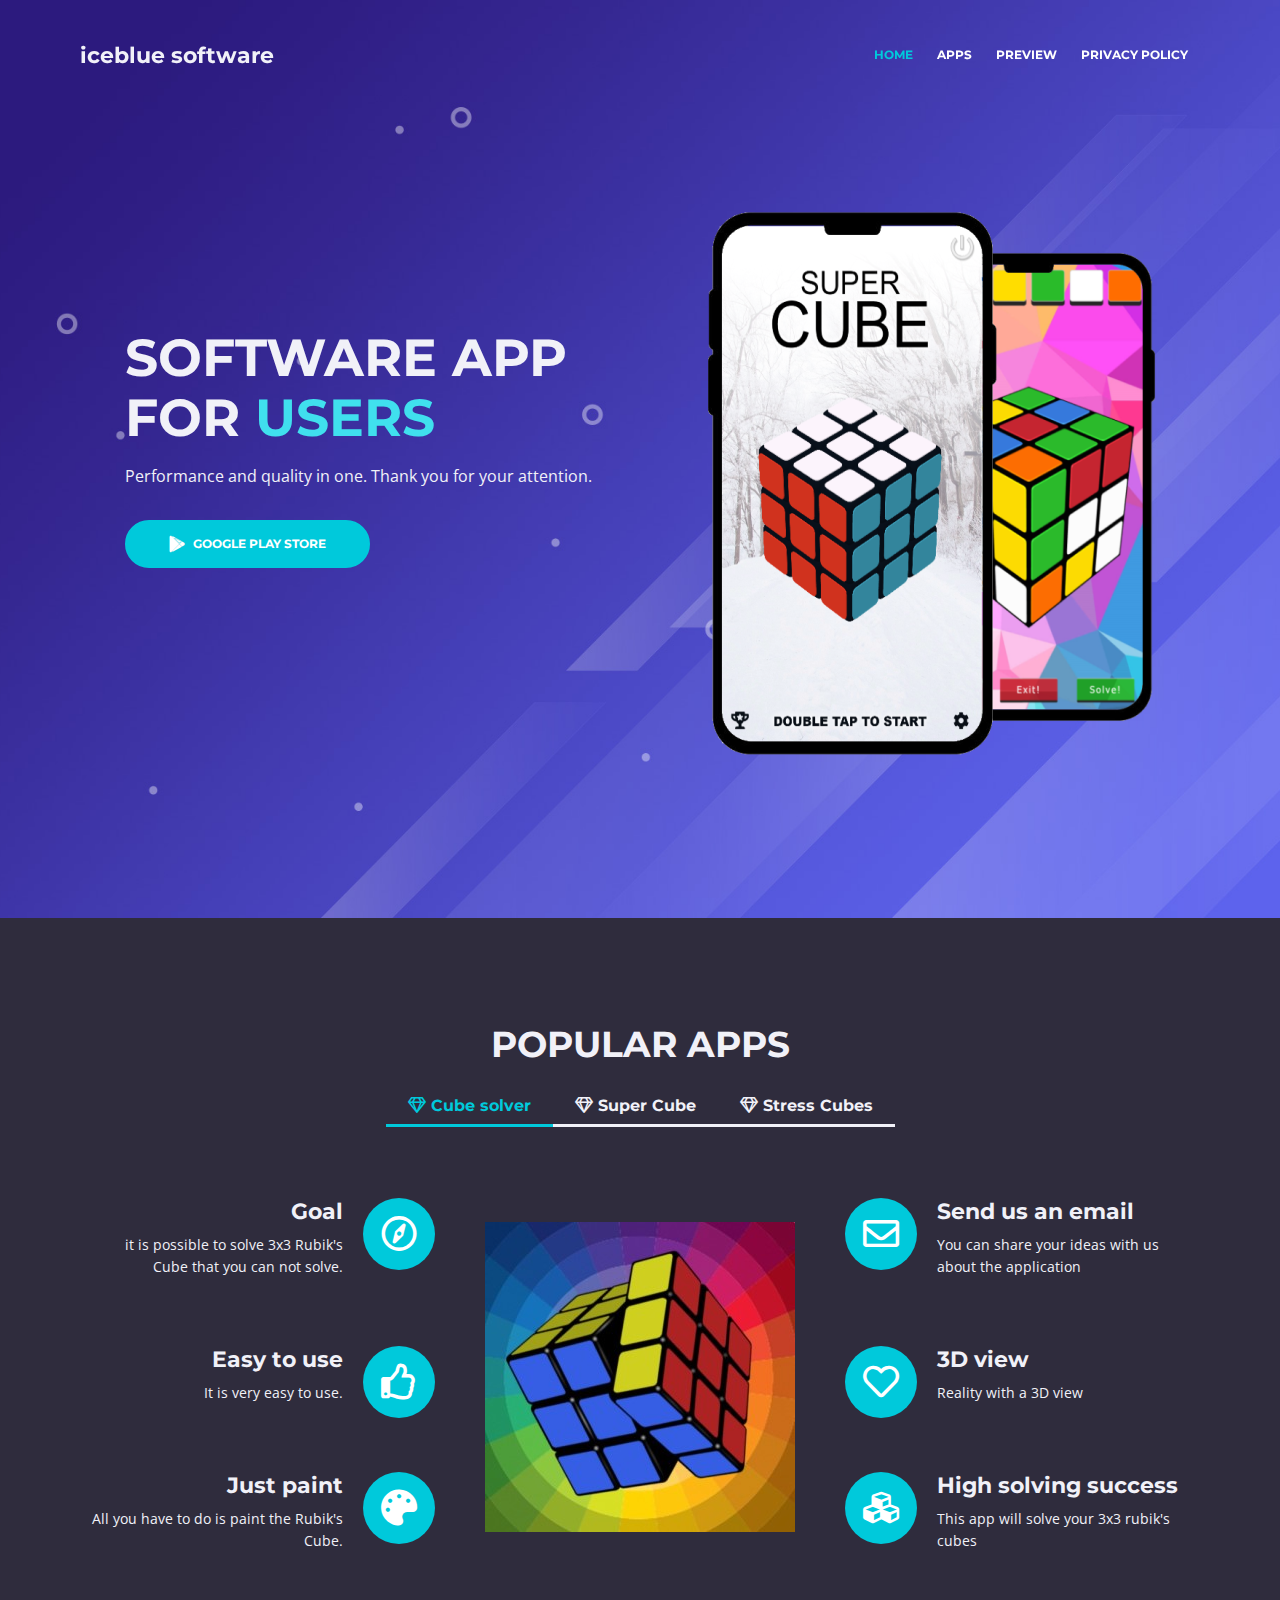
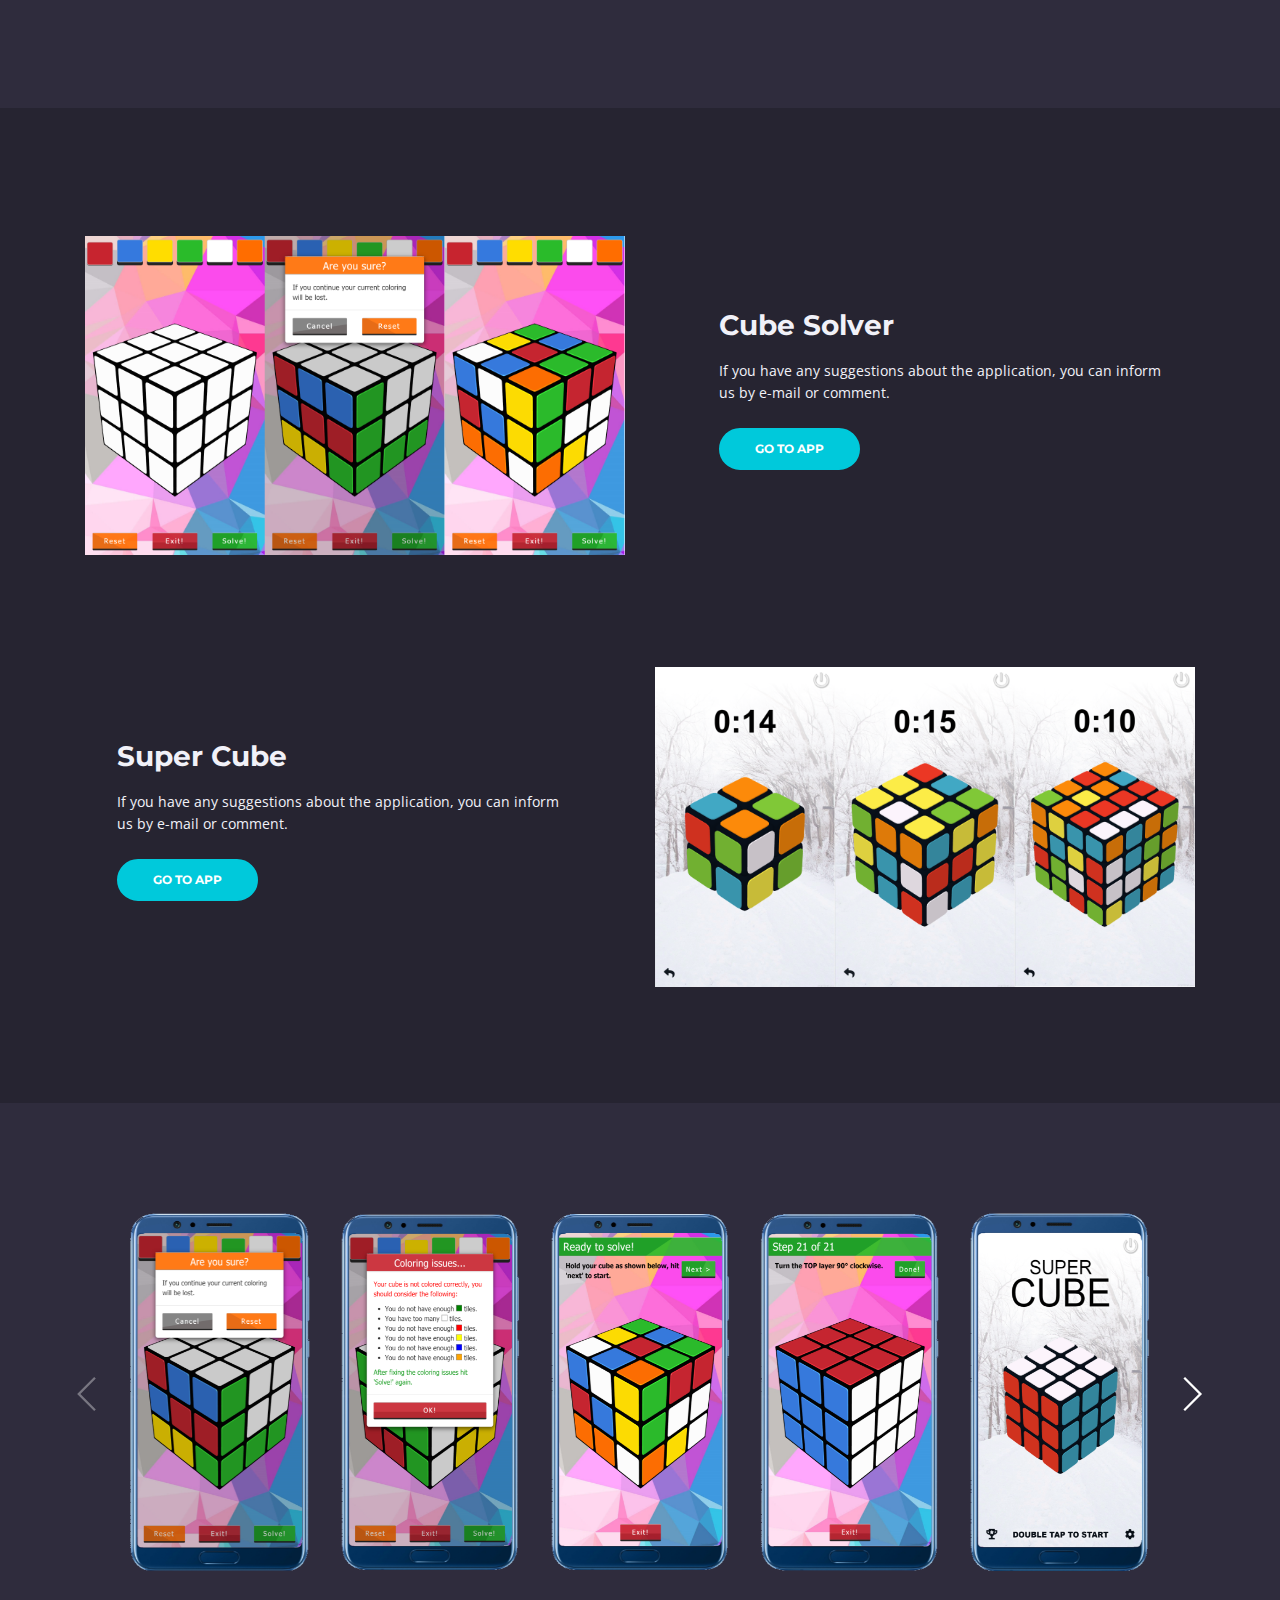
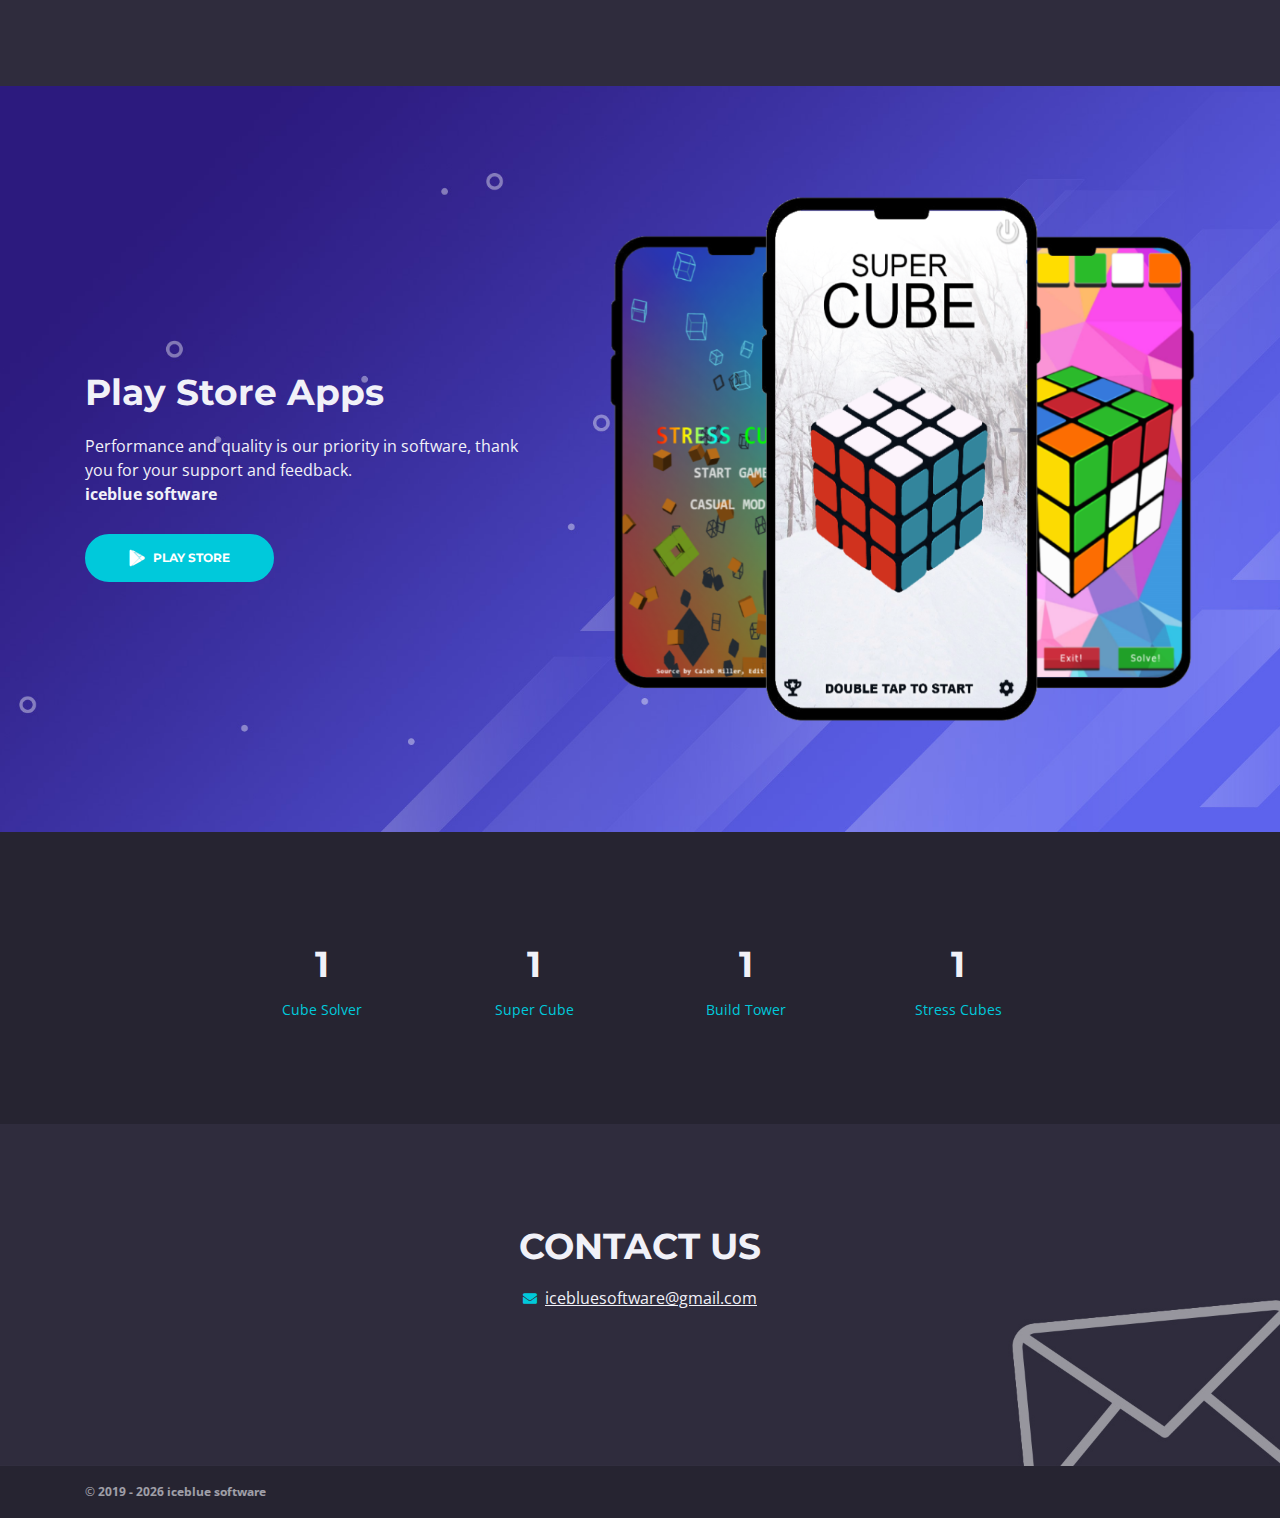
<file: index.html>
<!DOCTYPE html>
<html lang="en">

<head>
    <meta charset="utf-8">
    <meta name="viewport" content="width=device-width, initial-scale=1, shrink-to-fit=no">

    <!-- SEO Meta Tags -->
    <meta name="description" content="Software Services, Performance and quality in one. Thank you for your attention.">
    <meta name="author" content="iceblue software">

    <!-- OG Meta Tags to improve the way the post looks when you share the page on LinkedIn, Facebook, Google+ -->
    <meta property="og:site_name" content="iceblue software" /> <!-- website name -->
    <meta property="og:site" content="icebluesoftware.com" /> <!-- website link -->
    <meta property="og:title" content="iceblue software" /> <!-- title shown in the actual shared post -->
    <meta property="og:description" content="Performance and quality in one. Thank you for your attention." />
    <!-- description shown in the actual shared post -->
    <meta property="og:image" content="" /> <!-- image link, make sure it's jpg -->
    <meta property="og:url" content="" /> <!-- where do you want your post to link to -->
    <meta property="og:type" content="article" />

    <!-- Website Title -->
    <title>iceblue software</title>

    <!-- Styles -->
    <link href="https://fonts.googleapis.com/css?family=Montserrat:400,600,700" rel="stylesheet">
    <link href="https://fonts.googleapis.com/css?family=Open+Sans:400,400i,700,700i" rel="stylesheet">
    <link href="css/bootstrap.css" rel="stylesheet">
    <link href="css/fontawesome-all.css" rel="stylesheet">
    <link href="css/swiper.css" rel="stylesheet">
    <link href="css/magnific-popup.css" rel="stylesheet">
    <link href="css/styles.css" rel="stylesheet">

    <!-- Global site tag (gtag.js) - Google Analytics -->
    <script async src="https://www.googletagmanager.com/gtag/js?id=UA-164925458-1"></script>
    <script>
      window.dataLayer = window.dataLayer || [];
      function gtag(){dataLayer.push(arguments);}
      gtag('js', new Date());

      gtag('config', 'UA-164925458-1');
    </script>

    <!-- Favicon  -->
    <link rel="icon" href="images/favicon.ico">
</head>

<body data-spy="scroll" data-target=".fixed-top">

    <!-- Preloader -->
    <div class="spinner-wrapper">
        <div class="spinner">
            <div class="bounce1"></div>
            <div class="bounce2"></div>
            <div class="bounce3"></div>
        </div>
    </div>
    <!-- end of preloader -->


    <!-- Navbar -->
    <nav class="navbar navbar-expand-md navbar-dark navbar-custom fixed-top">

        <a class="navbar-brand logo-image" style="font-size: 1.4rem;">iceblue software</a>

        <button class="navbar-toggler" type="button" data-toggle="collapse" data-target="#navbarsExampleDefault"
            aria-controls="navbarsExampleDefault" aria-expanded="false" aria-label="Toggle navigation">
            <span class="navbar-toggler-awesome fas fa-bars"></span>
            <span class="navbar-toggler-awesome fas fa-times"></span>
        </button>


        <div class="collapse navbar-collapse" id="navbarsExampleDefault">
            <ul class="navbar-nav ml-auto">
                <li class="nav-item">
                    <a class="nav-link page-scroll" href="#header">HOME <span class="sr-only">(current)</span></a>
                </li>
                <li class="nav-item">
                    <a class="nav-link page-scroll" href="#features">APPS</a>
                </li>
                <li class="nav-item">
                    <a class="nav-link page-scroll" href="#preview">PREVIEW</a>
                </li>
                <li class="nav-item">
                    <a class="nav-link page-scroll" href="privacy-policy.html">PRIVACY POLICY</a>
                </li>
            </ul>

        </div>
    </nav>

    <header id="header" class="header">
        <div class="header-content">
            <div class="container">
                <div class="row">
                    <div class="col-lg-6">
                        <div class="text-container">
                            <h1>SOFTWARE APP FOR <span id="js-rotating">USERS, DESIGNERS, MARKETERS, DEVELOPERS</span>
                            </h1>
                            <p class="p-large">Performance and quality in one. Thank you for your attention.</p>
                            <a class="btn-solid-lg" target="blank"
                                href="https://play.google.com/store/apps/developer?id=iceblue+software"><i
                                    class="fab fa-google-play"></i>GOOGLE PLAY STORE</a>
                        </div>
                    </div>
                    <div class="col-lg-6">
                        <div class="image-container">
                            <img class="img-fluid" src="images/header-main-1.png" alt="iceblue software">
                        </div>
                    </div>
                </div>
            </div>
        </div>
    </header>

    <div id="features" class="tabs">
        <div class="container">
            <div class="row">
                <div class="col-lg-12">
                    <h2>POPULAR APPS</h2>
                </div>
            </div>
            <div class="row">
                <ul class="nav nav-tabs" role="tablist">
                    <li class="nav-item">
                        <a class="nav-link active" id="nav-tab-1" data-toggle="tab" href="#tab-1" role="tab"
                            aria-controls="tab-1" aria-selected="true"><i class="far fa-gem"></i> Cube solver</a>
                    </li>
                    <li class="nav-item">
                        <a class="nav-link" id="nav-tab-2" data-toggle="tab" href="#tab-2" role="tab"
                            aria-controls="tab-2" aria-selected="false"><i class="far fa-gem"></i> Super Cube</a>
                    </li>
                    <li class="nav-item">
                        <a class="nav-link" id="nav-tab-3" data-toggle="tab" href="#tab-3" role="tab"
                            aria-controls="tab-3" aria-selected="false"><i class="far fa-gem"></i> Stress Cubes</a>
                    </li>
                </ul>

                <div class="tab-content">

                    <div class="tab-pane fade show active" id="tab-1" role="tabpanel" aria-labelledby="tab-1">
                        <div class="container">
                            <div class="row">

                                <div class="col-lg-4">
                                    <div class="card left-pane first">
                                        <div class="card-body">
                                            <div class="text-wrapper">
                                                <h4 class="card-title">Goal</h4>
                                                <p>it is possible to solve 3x3 Rubik's Cube that you can not solve.</p>
                                            </div>
                                            <div class="card-icon">
                                                <i class="far fa-compass"></i>
                                            </div>
                                        </div>
                                    </div>
                                    <div class="card left-pane">
                                        <div class="card-body">
                                            <div class="text-wrapper">
                                                <h4 class="card-title">Easy to use</h4>
                                                <p>It is very easy to use.</p>
                                            </div>
                                            <div class="card-icon">
                                                <i class="far fa-thumbs-up"></i>
                                            </div>
                                        </div>
                                    </div>
                                    <div class="card left-pane">
                                        <div class="card-body">
                                            <div class="text-wrapper">
                                                <h4 class="card-title">Just paint</h4>
                                                <p>All you have to do is paint the Rubik's Cube.</p>
                                            </div>
                                            <div class="card-icon">
                                                <i class="fas fa-palette"></i>
                                            </div>
                                        </div>
                                    </div>
                                </div>

                                <div class="col-lg-4">
                                    <img class="img-fluid" src="images/cubesolver.jpg" alt="iceblue software">
                                </div>

                                <div class="col-lg-4">
                                    <div class="card right-pane first">
                                        <div class="card-body">
                                            <div class="card-icon">
                                                <i class="far fa-envelope"></i>
                                            </div>
                                            <div class="text-wrapper">
                                                <h4 class="card-title">Send us an email</h4>
                                                <p>You can share your ideas with us about the application</p>
                                            </div>
                                        </div>
                                    </div>
                                    <div class="card right-pane">
                                        <div class="card-body">
                                            <div class="card-icon">
                                                <i class="far fa-heart"></i>
                                            </div>
                                            <div class="text-wrapper">
                                                <h4 class="card-title">3D view</h4>
                                                <p>Reality with a 3D view</p>
                                            </div>
                                        </div>
                                    </div>
                                    <div class="card right-pane">
                                        <div class="card-body">
                                            <div class="card-icon">
                                                <i class="fas fa-cubes"></i>
                                            </div>
                                            <div class="text-wrapper">
                                                <h4 class="card-title">High solving success</h4>
                                                <p>This app will solve your 3x3 rubik's cubes</p>
                                            </div>
                                        </div>
                                    </div>
                                </div>

                            </div>
                        </div>
                    </div>

                    <div class="tab-pane fade" id="tab-2" role="tabpanel" aria-labelledby="tab-2">
                        <div class="container">
                            <div class="row">

                                <div class="col-md-4">
                                    <img class="img-fluid" src="images/supercube.jpg" alt="iceblue software">
                                </div>

                                <div class="col-md-8">

                                    <div class="icon-cards-area">
                                        <div class="card">
                                            <div class="card-icon">
                                                <i class="fas fa-cubes"></i>
                                            </div>
                                            <div class="card-body">
                                                <h4 class="card-title">Goal</h4>
                                                <p>In this app, it is possible to solve cubes in 2,3,4 and 5 dimensional
                                                    models</p>
                                            </div>
                                        </div>
                                        <div class="card">
                                            <div class="card-icon">
                                                <i class="fas fa-sliders-h"></i>
                                            </div>
                                            <div class="card-body">
                                                <h4 class="card-title">Settings</h4>
                                                <p>You can design the cube in the desired color and select defined color
                                                    types</p>
                                            </div>
                                        </div>
                                        <div class="card">
                                            <div class="card-icon">
                                                <i class="fas fa-street-view"></i>
                                            </div>
                                            <div class="card-body">
                                                <h4 class="card-title">3D View</h4>
                                                <p>Provides a well designed and ergonomic view for you to solving
                                                    Rubik's Cube</p>
                                            </div>
                                        </div>
                                        <div class="card">
                                            <div class="card-icon">
                                                <i class="fas fa-palette"></i>
                                            </div>
                                            <div class="card-body">
                                                <h4 class="card-title">Colors</h4>
                                                <p>Possible to change and save Rubik's Cube colors</p>
                                            </div>
                                        </div>
                                    </div>
                                </div>

                            </div>
                        </div>
                    </div>

                    <div class="tab-pane fade" id="tab-3" role="tabpanel" aria-labelledby="tab-3">
                        <div class="container">
                            <div class="row">

                                <div class="col-md-8">
                                    <div class="icon-cards-area">
                                        <div class="card">
                                            <div class="card-icon">
                                                <i class="far fa-calendar-check"></i>
                                            </div>
                                            <div class="card-body">
                                                <h4 class="card-title">Goal</h4>
                                                <p>You must break the cubes in turn.</p>
                                            </div>
                                        </div>
                                        <div class="card">
                                            <div class="card-icon">
                                                <i class="far fa-file-code"></i>
                                            </div>
                                            <div class="card-body">
                                                <h4 class="card-title">Casual mode</h4>
                                                <p>Even if the cube falls down in stress mode, new cubes will continue
                                                    to come.</p>
                                            </div>
                                        </div>
                                        <div class="card">
                                            <div class="card-icon">
                                                <i class="fas fa-cube"></i>
                                            </div>
                                            <div class="card-body">
                                                <h4 class="card-title">View</h4>
                                                <p>Reality with a 3D view</p>
                                            </div>
                                        </div>
                                        <div class="card">
                                            <div class="card-icon">
                                                <i class="far fa-bookmark"></i>
                                            </div>
                                            <div class="card-body">
                                                <h4 class="card-title">Game over</h4>
                                                <p>If a single cube falls down without breaking, the game will end.</p>
                                            </div>
                                        </div>
                                    </div>

                                </div>

                                <div class="col-md-4">
                                    <img class="img-fluid" src="images/stresscubes.jpg" alt="iceblue software">
                                </div>

                            </div>
                        </div>
                    </div>
                </div>

            </div>
        </div>
    </div>

    <div id="preview" class="basic-2">
        <div class="container">
            <div class="row">
                <div class="col-lg-6">
                    <img class="img-fluid" src="images/details-1-iphone.png" alt="iceblue software">
                </div>
                <div class="col-lg-6">
                    <div class="text-container">
                        <h3>Cube Solver</h3>
                        <p>If you have any suggestions about the application, you can inform us by e-mail or comment.
                        </p>
                        <a class="btn-solid-reg"
                            href="https://play.google.com/store/apps/details?id=app.cubesolver.mtlkrtn"
                            target="blank">GO TO APP</a>
                    </div>
                </div>
            </div>
        </div>
    </div>

    <div class="basic-3">
        <div class="second">
            <div class="container">
                <div class="row">
                    <div class="col-lg-6">
                        <div class="text-container">
                            <h3>Super Cube</h3>
                            <p>If you have any suggestions about the application, you can inform us by e-mail or
                                comment.
                            </p>
                            <a class="btn-solid-reg"
                                href="https://play.google.com/store/apps/details?id=app.supercube.mtlkrtn"
                                target="blank">GO TO APP</a>

                        </div>
                    </div>
                    <div class="col-lg-6">
                        <img class="img-fluid" src="images/details-2-iphone.png" alt="iceblue software">
                    </div>
                </div>
            </div>
        </div>
    </div>

    <div class="slider-2">
        <div class="container">
            <div class="row">
                <div class="col-lg-12">

                    <div class="slider-container">
                        <div class="swiper-container image-slider">
                            <div class="swiper-wrapper">

                                <div class="swiper-slide">
                                    <a href="images/screenshot-1.png" class="popup-link" data-effect="fadeIn">
                                        <img class="img-fluid" src="images/screenshot-1.png" alt="iceblue software">
                                    </a>
                                </div>

                                <div class="swiper-slide">
                                    <a href="images/screenshot-2.png" class="popup-link" data-effect="fadeIn">
                                        <img class="img-fluid" src="images/screenshot-2.png" alt="iceblue software">
                                    </a>
                                </div>

                                <div class="swiper-slide">
                                    <a href="images/screenshot-3.png" class="popup-link" data-effect="fadeIn">
                                        <img class="img-fluid" src="images/screenshot-3.png" alt="iceblue software">
                                    </a>
                                </div>

                                <div class="swiper-slide">
                                    <a href="images/screenshot-4.png" class="popup-link" data-effect="fadeIn">
                                        <img class="img-fluid" src="images/screenshot-4.png" alt="iceblue software">
                                    </a>
                                </div>

                                <div class="swiper-slide">
                                    <a href="images/screenshot-5.png" class="popup-link" data-effect="fadeIn">
                                        <img class="img-fluid" src="images/screenshot-5.png" alt="iceblue software">
                                    </a>
                                </div>

                                <div class="swiper-slide">
                                    <a href="images/screenshot-6.png" class="popup-link" data-effect="fadeIn">
                                        <img class="img-fluid" src="images/screenshot-6.png" alt="iceblue software">
                                    </a>
                                </div>

                                <div class="swiper-slide">
                                    <a href="images/screenshot-7.png" class="popup-link" data-effect="fadeIn">
                                        <img class="img-fluid" src="images/screenshot-7.png" alt="iceblue software">
                                    </a>
                                </div>

                                <div class="swiper-slide">
                                    <a href="images/screenshot-8.png" class="popup-link" data-effect="fadeIn">
                                        <img class="img-fluid" src="images/screenshot-8.png" alt="iceblue software">
                                    </a>
                                </div>

                                <div class="swiper-slide">
                                    <a href="images/screenshot-10.png" class="popup-link" data-effect="fadeIn">
                                        <img class="img-fluid" src="images/screenshot-10.png" alt="iceblue software">
                                    </a>
                                </div>

                                <div class="swiper-slide">
                                    <a href="images/screenshot-11.png" class="popup-link" data-effect="fadeIn">
                                        <img class="img-fluid" src="images/screenshot-11.png" alt="iceblue software">
                                    </a>
                                </div>

                                <div class="swiper-slide">
                                    <a href="images/screenshot-12.png" class="popup-link" data-effect="fadeIn">
                                        <img class="img-fluid" src="images/screenshot-12.png" alt="iceblue software">
                                    </a>
                                </div>

                                <div class="swiper-slide">
                                    <a href="images/screenshot-13.png" class="popup-link" data-effect="fadeIn">
                                        <img class="img-fluid" src="images/screenshot-13.png" alt="iceblue software">
                                    </a>
                                </div>

                                <div class="swiper-slide">
                                    <a href="images/screenshot-14.png" class="popup-link" data-effect="fadeIn">
                                        <img class="img-fluid" src="images/screenshot-14.png" alt="iceblue software">
                                    </a>
                                </div>

                                <div class="swiper-slide">
                                    <a href="images/screenshot-15.png" class="popup-link" data-effect="fadeIn">
                                        <img class="img-fluid" src="images/screenshot-15.png" alt="iceblue software">
                                    </a>
                                </div>

                            </div>

                            <div class="swiper-button-next"></div>
                            <div class="swiper-button-prev"></div>


                        </div>
                    </div>

                </div>
            </div>
        </div>
    </div>

    <div class="basic-4">
        <div class="container">
            <div class="row">
                <div class="col-lg-6 col-xl-5">
                    <div class="text-container">
                        <h2>Play Store Apps</h2>
                        <p class="p-large">Performance and quality is our priority in software, thank you for your
                            support and feedback. <br><b>iceblue software</b> </p>

                        <a class="btn-solid-lg" href="https://play.google.com/store/apps/developer?id=iceblue+software"
                            target="blank"><i class="fab fa-google-play"></i>PLAY STORE</a>
                    </div>
                </div>
                <div class="col-lg-6 col-xl-7">
                    <div class="image-container">
                        <img class="img-fluid" src="images/download.png" alt="iceblue software">
                    </div>
                </div>
            </div>
        </div>
    </div>

    <div class="counter">
        <div class="container">
            <div class="row">
                <div class="col-lg-12">

                    <div id="counter">
                        <div class="cell">
                            <div class="counter-value number-count" data-count="219640">1</div>
                            <p class="counter-info">Cube Solver</p>
                        </div>
                        <div class="cell">
                            <div class="counter-value number-count" data-count="194890">1</div>
                            <p class="counter-info">Super Cube</p>
                        </div>
                        <div class="cell">
                            <div class="counter-value number-count" data-count="115">1</div>
                            <p class="counter-info">Build Tower</p>
                        </div>
                        <div class="cell">
                            <div class="counter-value number-count" data-count="98">1</div>
                            <p class="counter-info">Stress Cubes</p>
                        </div>
                    </div>

                </div>
            </div>
        </div>
    </div>

    <div id="contact" class="form">
        <div class="container">
            <div class="row">
                <div class="col-lg-12">
                    <h2>CONTACT US</h2>
                    <ul class="list-unstyled li-space-lg">
                        <li><i class="fas fa-envelope"></i><a class="blue"
                                href="mailto:icebluesoftware@gmail.com">icebluesoftware@gmail.com</a></li>
                    </ul>
                </div> 
            </div> 
            <div class="row">
                <div class="col-lg-6 offset-lg-3">


                </div> 
            </div> 
        </div> 
    </div> 

    <div class="copyright">
        <div class="container">
            <div class="row">
                <div class="col-lg-12">
                    <p class="p-small"><span class="float-left" style="margin-bottom: 0.5rem;">© <b>2019 - <span
                                    id="year"></span> iceblue software</span></b></p>
                </div> 
            </div> 
        </div> 
    </div> 

    <!-- Scripts -->
    <script src="js/jquery.min.js" defer></script> <!-- jQuery for Bootstrap's JavaScript plugins -->
    <script src="js/popper.min.js" defer></script> <!-- Popper tooltip library for Bootstrap -->
    <script src="js/bootstrap.min.js" defer></script> <!-- Bootstrap framework -->
    <script src="js/jquery.easing.min.js" defer></script> <!-- jQuery Easing for smooth scrolling between anchors -->
    <script src="js/swiper.min.js" defer></script> <!-- Swiper for image and text sliders -->
    <script src="js/jquery.magnific-popup.js" defer></script> <!-- Magnific Popup for lightboxes -->
    <script src="js/morphext.min.js" defer></script> <!-- Morphtext rotating text in the header -->
    <script src="js/validator.min.js" defer></script> <!-- Validator.js - Bootstrap plugin that validates forms -->
    <script src="js/scripts.js" defer></script> <!-- Custom scripts -->
</body>

</html>
</file>
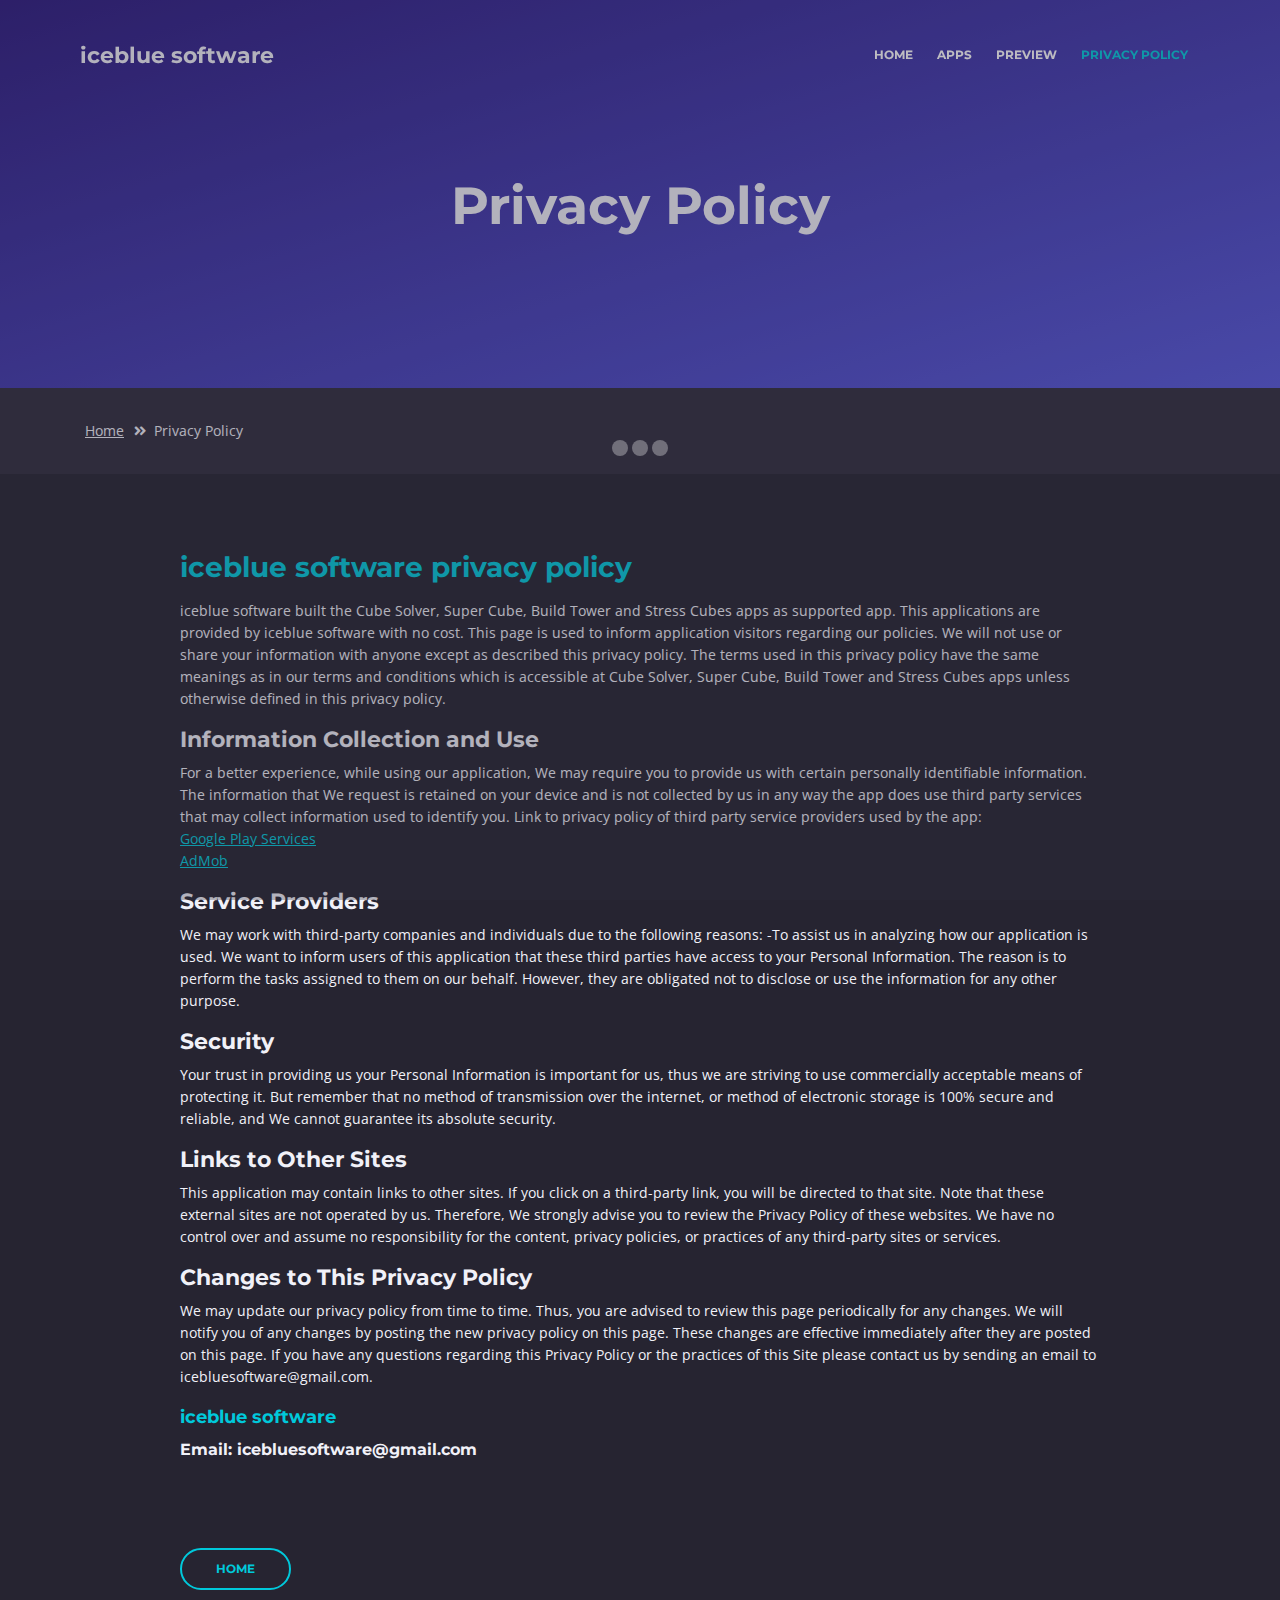
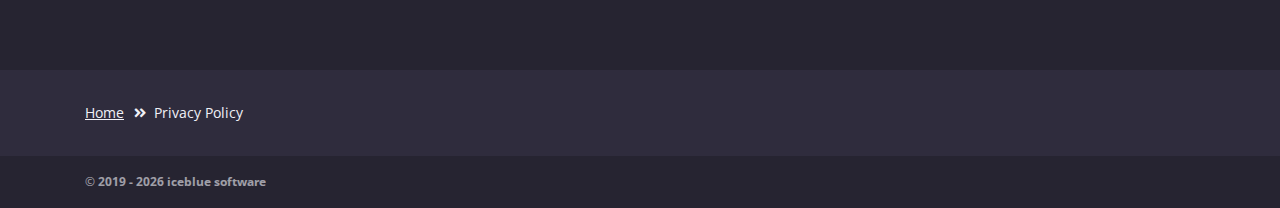
<file: privacy-policy.html>
<!DOCTYPE html>
<html lang="en">

<head>
    <meta charset="utf-8">
    <meta name="viewport" content="width=device-width, initial-scale=1, shrink-to-fit=no">

    <!-- SEO Meta Tags -->
    <meta name="description" content="Performance and quality in one. Thank you for your attention.">
    <meta name="author" content="iceblue software">

    <!-- OG Meta Tags to improve the way the post looks when you share the page on LinkedIn, Facebook, Google+ -->
    <meta property="og:site_name" content="iceblue software" /> <!-- website name -->
    <meta property="og:site" content="icebluesoftware.com" /> <!-- website link -->
    <meta property="og:title" content="iceblue software" /> <!-- title shown in the actual shared post -->
    <meta property="og:description" content="Performance and quality in one. Thank you for your attention." />
    <!-- description shown in the actual shared post -->
    <meta property="og:image" content="" /> <!-- image link, make sure it's jpg -->
    <meta property="og:url" content="" /> <!-- where do you want your post to link to -->
    <meta property="og:type" content="article" />

    <!-- Website Title -->
    <title>iceblue software</title>

    <!-- Styles -->
    <link href="https://fonts.googleapis.com/css?family=Open+Sans:300,300i,400,400i,600,600i,700,700i" rel="stylesheet">
    <link href="https://fonts.googleapis.com/css?family=Montserrat:600,700" rel="stylesheet">
    <link href="css/bootstrap.css" rel="stylesheet">
    <link href="css/fontawesome-all.css" rel="stylesheet">
    <link href="css/swiper.css" rel="stylesheet">
    <link href="css/magnific-popup.css" rel="stylesheet">
    <link href="css/styles.css" rel="stylesheet">

    <!-- Favicon  -->
    <link rel="icon" href="images/favicon.ico">
</head>

<body data-spy="scroll" data-target=".fixed-top">

    <div class="spinner-wrapper">
        <div class="spinner">
            <div class="bounce1"></div>
            <div class="bounce2"></div>
            <div class="bounce3"></div>
        </div>
    </div>
    <nav class="navbar navbar-expand-md navbar-dark navbar-custom fixed-top">

        <a class="navbar-brand logo-image" style="font-size: 1.4rem;">iceblue software</a>

        <button class="navbar-toggler" type="button" data-toggle="collapse" data-target="#navbarsExampleDefault"
            aria-controls="navbarsExampleDefault" aria-expanded="false" aria-label="Toggle navigation">
            <span class="navbar-toggler-awesome fas fa-bars"></span>
            <span class="navbar-toggler-awesome fas fa-times"></span>
        </button>

        <div class="collapse navbar-collapse" id="navbarsExampleDefault">
            <ul class="navbar-nav ml-auto">
                <li class="nav-item">
                    <a class="nav-link page-scroll" href="http://icebluesoftware.com/">HOME</a>
                </li>
                <li class="nav-item">
                    <a class="nav-link page-scroll" href="http://icebluesoftware.com/#features">APPS</a>
                </li>
                <li class="nav-item">
                    <a class="nav-link page-scroll" href="http://icebluesoftware.com/#preview">PREVIEW</a>
                </li>
                <li class="nav-item">
                    <a class="nav-link page-scroll active" href="privacy-policy.html">PRIVACY POLICY</a>
                </li>
            </ul>

        </div>
    </nav>

    <header id="header" class="ex-header">
        <div class="container">
            <div class="row">
                <div class="col-md-12">
                    <h1>Privacy Policy</h1>
                </div>
            </div>
        </div>
    </header>

    <div class="ex-basic-1">
        <div class="container">
            <div class="row">
                <div class="col-lg-12">
                    <div class="breadcrumbs">
                        <a href="http://icebluesoftware.com/">Home</a><i class="fa fa-angle-double-right"></i><span>Privacy Policy</span>
                    </div>
                </div>
            </div>
        </div>
    </div>

    <div class="ex-basic-2">
        <div class="container">
            <div class="row">
                <div class="col-lg-10 offset-lg-1">
                    <div class="text-container">
                        <h3 style="color: #00c9db;">iceblue software privacy policy</h3>
                        <p> iceblue software built the Cube Solver, Super Cube, Build Tower and Stress Cubes apps as
                            supported app. This applications are provided by iceblue software with no cost. This page is
                            used to inform application visitors regarding our policies. We will not use or share your
                            information with anyone except as described this privacy policy. The terms used in this
                            privacy policy have the same meanings as in our terms and conditions which is accessible at
                            Cube Solver, Super Cube, Build Tower and Stress Cubes apps unless otherwise defined in this
                            privacy policy.</p>

                        <h4>Information Collection and Use</h4>
                        <p> For a better experience, while using our application, We may require you to provide us with
                            certain personally identifiable information. The information that We request is retained on
                            your device and is not collected by us in any way the app does use third party services that
                            may collect information used to identify you.
                            Link to privacy policy of third party service providers used by the app:
                            <br>
                            <a class="turquoise" href="https://policies.google.com/privacy" target="blank">Google Play
                                Services</a>
                            <br>
                            <a class="turquoise" href="https://support.google.com/admob/answer/6128543?hl=en"
                                target="blank">AdMob</a>
                        </p>
                        <h4>Service Providers</h4>
                        <p>
                            We may work with third-party companies and individuals due to the following reasons:
                            -To assist us in analyzing how our application is used.
                            We want to inform users of this application that these third parties have access to your
                            Personal Information. The reason is to perform the tasks assigned to them on our behalf.
                            However, they are obligated not to disclose or use the information for any other purpose.
                        </p>
                        <h4>Security</h4>
                        <p>
                            Your trust in providing us your Personal Information is important for us, thus we are
                            striving to use commercially acceptable means of protecting it. But remember that no method
                            of transmission over the internet, or method of electronic storage is 100% secure and
                            reliable, and We cannot guarantee its absolute security.
                        </p>
                        <h4>Links to Other Sites</h4>
                        <p>
                            This application may contain links to other sites. If you click on a third-party link, you
                            will be directed to that site. Note that these external sites are not operated by us.
                            Therefore, We strongly advise you to review the Privacy Policy of these websites. We have no
                            control over and assume no responsibility for the content, privacy policies, or practices of
                            any third-party sites or services.
                        </p>
                        <h4>Changes to This Privacy Policy</h4>
                        <p>
                            We may update our privacy policy from time to time. Thus, you are advised to review this
                            page periodically for any changes. We will notify you of any changes by posting the new
                            privacy policy on this page. These changes are effective immediately after they are posted
                            on this page. If you have any questions regarding this Privacy Policy or the practices of
                            this Site please contact us by sending an email to icebluesoftware@gmail.com.
                        </p>
                        <h5 style="color: #00c9db;">iceblue software</h5>
                        <h6>Email: icebluesoftware@gmail.com</h6>

                    </div>


                    <a class="btn-outline-reg back" href="http://icebluesoftware.com/">HOME</a>
                </div>
            </div>
        </div>
    </div>

    <div class="ex-basic-1">
        <div class="container">
            <div class="row">
                <div class="col-lg-12">
                    <div class="breadcrumbs">
                        <a href="http://icebluesoftware.com/">Home</a><i class="fa fa-angle-double-right"></i><span>Privacy Policy</span>
                    </div>
                </div>
            </div>
        </div>
    </div>

    <div class="copyright">
        <div class="container">
            <div class="row">
                <div class="col-lg-12">
                    <p class="p-small"><span class="float-left" style="margin-bottom: 0.5rem;">© <b>2019 - <span
                                    id="year"></span> iceblue software</span></b></p>
                </div>
            </div>
        </div>
    </div>

    <script src="js/jquery.min.js"></script> <!-- jQuery for Bootstrap's JavaScript plugins -->
    <script src="js/popper.min.js"></script> <!-- Popper tooltip library for Bootstrap -->
    <script src="js/bootstrap.min.js"></script> <!-- Bootstrap framework -->
    <script src="js/jquery.easing.min.js"></script> <!-- jQuery Easing for smooth scrolling between anchors -->
    <script src="js/swiper.min.js"></script> <!-- Swiper for image and text sliders -->
    <script src="js/jquery.magnific-popup.js"></script> <!-- Magnific Popup for lightboxes -->
    <script src="js/morphext.min.js"></script> <!-- Morphtext rotating text in the header -->
    <script src="js/validator.min.js"></script> <!-- Validator.js - Bootstrap plugin that validates forms -->
    <script src="js/scripts.js"></script> <!-- Custom scripts -->

</body>

</html>
</file>
<file: css/styles.css>
/* Template: Juno - Multipurpose Landing Page Pack
   Author: InovatikThemes
   Created: Mar 2019
   Description: Master CSS file
*/

/*****************************************
Table Of Contents:

01. General Styles
02. Preloader
03. Navigation
04. Header
05. Features
******************************************/

/*****************************************
Colors:

- Text, navbar links - white #f1f1f8
- Buttons, bullets, icons - turquoise #00c9db
- Navbar - navy #4633af
- Backgrounds - dark denim #262431
- Backgrounds - denim #2f2c3d
******************************************/


/******************************/
/*     01. General Styles     */
/******************************/
body,
html {
    width: 100%;
	height: 100%;
}

body, p {
	color: #f1f1f8; 
	font: 400 0.875rem/1.375rem "Open Sans", sans-serif;
}

body::-webkit-scrollbar-track {
  -webkit-box-shadow: inset 0 0 6px rgba(0, 0, 0, 0.3);
  background-color: #F5F5F5;
}

body::-webkit-scrollbar {
  width: 15px;
  background-color: #F5F5F5;
}

body::-webkit-scrollbar-thumb {
  -webkit-box-shadow: inset 0 0 6px rgba(0, 0, 0, .3);
  background-color: #4633af;
}

.p-large {
	color: #f1f1f8;
	font: 400 1rem/1.5rem "Open Sans", sans-serif;
}

.p-small {
	color: #f1f1f8;
	font: 400 0.75rem/1.25rem "Open Sans", sans-serif;
}

.p-heading {
	margin-bottom: 3.75rem;
	text-align: center;
}

.li-space-lg li {
	margin-bottom: 0.375rem;
}

.indent {
	padding-left: 1.25rem;
}

h1 {
	color: #f1f1f8;
	font: 700 2.5rem/2.875rem "Montserrat", sans-serif;
}

h2 {
	color: #f1f1f8;
	font: 700 2.25rem/2.75rem "Montserrat", sans-serif;
}

h3 {
	color: #f1f1f8;
	font: 700 1.75rem/2.125rem "Montserrat", sans-serif;
}

h4 {
	color: #f1f1f8;
	font: 700 1.375rem/1.75rem "Montserrat", sans-serif;
}

h5 {
	color: #f1f1f8;
	font: 700 1.125rem/1.625rem "Montserrat", sans-serif;
}

h6 {
	color: #f1f1f8;
	font: 700 1rem/1.5rem "Montserrat", sans-serif;
}

a {
	color: #f1f1f8;
	text-decoration: underline;
}

a:hover {
	color: #f1f1f8;
	text-decoration: underline;
}

a.turquoise {
	color: #00c9db;
}

a.white {
	color: #fff;
}

.testimonial-text {
	font: italic 400 1rem/1.5rem "Open Sans", sans-serif;
}

.testimonial-author {
	font: 700 1rem/1.5rem "Montserrat", sans-serif;
}

.btn-solid-reg {
	display: inline-block;
	padding: 1.1875rem 2.125rem 1.1875rem 2.125rem;
	border: 0.125rem solid #00c9db;
	border-radius: 2rem;
	background-color: #00c9db;
	color: #fff;
	font: 700 0.75rem/0 "Montserrat", sans-serif;
	text-decoration: none;
	transition: all 0.2s;
}

.btn-solid-reg:hover {
	background-color: transparent;
	color: #00c9db;
	text-decoration: none;
}

.btn-solid-lg {
	display: inline-block;
	padding: 1.375rem 2.625rem 1.375rem 2.625rem;
	border: 0.125rem solid #00c9db;
	border-radius: 2rem;
	background-color: #00c9db;
	color: #fff;
	font: 700 0.75rem/0 "Montserrat", sans-serif;
	text-decoration: none;
	transition: all 0.2s;
}

.btn-solid-lg:hover {
	background-color: transparent;
	color: #00c9db;
	text-decoration: none;
}

.btn-solid-lg .fab {
	margin-right: 0.5rem;
	font-size: 1.25rem;
	line-height: 0;
	vertical-align: top;
}

.btn-solid-lg .fab.fa-google-play {
	font-size: 1rem;
}

.btn-outline-reg {
	display: inline-block;
	padding: 1.1875rem 2.125rem 1.1875rem 2.125rem;
	border: 0.125rem solid #00c9db;
	border-radius: 2rem;
	background-color: transparent;
	color: #00c9db;
	font: 700 0.75rem/0 "Montserrat", sans-serif;
	text-decoration: none;
	transition: all 0.2s;
}

.btn-outline-reg:hover {
	background-color: #00c9db;
	color: #fff;
	text-decoration: none;
}

.btn-outline-lg {
	display: inline-block;
	padding: 1.375rem 2.625rem 1.375rem 2.625rem;
	border: 0.125rem solid #00c9db;
	border-radius: 2rem;
	background-color: transparent;
	color: #00c9db;
	font: 700 0.75rem/0 "Montserrat", sans-serif;
	text-decoration: none;
	transition: all 0.2s;
}

.btn-outline-lg:hover {
	background-color: #00c9db;
	color: #fff;
	text-decoration: none;
}

.btn-outline-sm {
	display: inline-block;
	padding: 1rem 1.625rem 0.875rem 1.625rem;
	border: 0.125rem solid #00c9db;
	border-radius: 2rem;
	background-color: transparent;
	color: #00c9db;
	font: 700 0.625rem/0 "Montserrat", sans-serif;
	text-decoration: none;
	transition: all 0.2s;
}

.btn-outline-sm:hover {
	background-color: #00c9db;
	color: #fff;
	text-decoration: none;
}

.form-group {
	position: relative;
	margin-bottom: 1.25rem;
}

.form-group.has-error.has-danger {
	margin-bottom: 0.625rem;
}

.form-group.has-error.has-danger .help-block.with-errors ul {
	margin-top: 0.375rem;
}

.label-control {
	position: absolute;
	top: 0.87rem;
	left: 1.375rem;
	color: #f1f1f8;
	opacity: 1;
	font: 400 0.875rem/1.375rem "Open Sans", sans-serif;
	cursor: text;
	transition: all 0.2s ease;
}

/* IE10+ hack to solve lower label text position compared to the rest of the browsers */
@media screen and (-ms-high-contrast: active), screen and (-ms-high-contrast: none) {  
	.label-control {
		top: 0.9375rem;
	}
}

.form-control-input:focus + .label-control,
.form-control-input.notEmpty + .label-control,
.form-control-textarea:focus + .label-control,
.form-control-textarea.notEmpty + .label-control {
	top: 0.125rem;
	opacity: 1;
	font-size: 0.75rem;
	font-weight: 700;
}

.form-control-input,
.form-control-select {
	display: block; /* needed for proper display of the label in Firefox, IE, Edge */
	width: 100%;
	padding-top: 1.0625rem;
	padding-bottom: 0.0625rem;
	padding-left: 1.3125rem;
	border: 1px solid #9791ae;
	border-radius: 0.25rem;
	background-color: #413d52;
	color: #f1f1f8;
	font: 400 0.875rem/1.875rem "Open Sans", sans-serif;
	transition: all 0.2s;
	-webkit-appearance: none; /* removes inner shadow on form inputs on ios safari */
}

.form-control-select {
	padding-top: 0.5rem;
	padding-bottom: 0.5rem;
	height: 3rem;
}

/* IE10+ hack to solve lower label text position compared to the rest of the browsers */
@media screen and (-ms-high-contrast: active), screen and (-ms-high-contrast: none) {  
	.form-control-input {
		padding-top: 1.25rem;
		padding-bottom: 0.75rem;
		line-height: 1.75rem;
	}

	.form-control-select {
		padding-top: 0.875rem;
		padding-bottom: 0.75rem;
		height: 3.125rem;
		line-height: 2.125rem;
	}
}

select {
    /* you should keep these first rules in place to maintain cross-browser behavior */
    -webkit-appearance: none;
	-moz-appearance: none;
	-ms-appearance: none;
    -o-appearance: none;
    appearance: none;
    background-image: url('../images/down-arrow.png');
    background-position: 96% 50%;
    background-repeat: no-repeat;
    outline: none;
}

select::-ms-expand {
    display: none; /* removes the ugly default down arrow on select form field in IE11 */
}

.form-control-textarea {
	display: block; /* used to eliminate a bottom gap difference between Chrome and IE/FF */
	width: 100%;
	height: 8rem; /* used instead of html rows to normalize height between Chrome and IE/FF */
	padding-top: 1.25rem;
	padding-left: 1.3125rem;
	border: 1px solid #9791ae;
	border-radius: 0.25rem;
	background-color: #413d52;
	color: #f1f1f8;
	font: 400 0.875rem/1.75rem "Open Sans", sans-serif;
	transition: all 0.2s;
}

.form-control-input:focus,
.form-control-select:focus,
.form-control-textarea:focus {
	border: 1px solid #f1f1f8;
	outline: none; /* Removes blue border on focus */
}

.form-control-input:hover,
.form-control-select:hover,
.form-control-textarea:hover {
	border: 1px solid #f1f1f8;
}

.checkbox {
	font: 400 0.75rem/1.25rem "Open Sans", sans-serif;
}

input[type='checkbox'] {
	vertical-align: -15%;
	margin-right: 0.375rem;
}

/* IE10+ hack to raise checkbox field position compared to the rest of the browsers */
@media screen and (-ms-high-contrast: active), screen and (-ms-high-contrast: none) {  
	input[type='checkbox'] {
		vertical-align: -9%;
	}
}

.form-control-submit-button {
	display: inline-block;
	width: 100%;
	height: 3.125rem;
	border: 1px solid #00c9db;
	border-radius: 1.5rem;
	background-color: #00c9db;
	color: #fff;
	font: 700 0.75rem/1.75rem "Montserrat", sans-serif;
	cursor: pointer;
	transition: all 0.2s;
}

.form-control-submit-button:hover {
	background-color: transparent;
	color: #00c9db;
}

/* Form Success And Error Message Formatting */
#cmsgSubmit.h3.text-center.tada.animated,
#pmsgSubmit.h3.text-center.tada.animated,
#cmsgSubmit.h3.text-center,
#pmsgSubmit.h3.text-center {
	display: block;
	margin-bottom: 0;
	color: #f1f1f8;
	font: 400 1.125rem/1rem "Open Sans", sans-serif;
}

.help-block.with-errors .list-unstyled {
	color: #f1f1f8;
	font-size: 0.75rem;
	line-height: 1.125rem;
	text-align: left;
}

.help-block.with-errors ul {
	margin-bottom: 0;
}
/* end of form success and error message formatting */

/* Form Success And Error Message Animation - Animate.css */
@-webkit-keyframes tada {
	from {
		-webkit-transform: scale3d(1, 1, 1);
		-ms-transform: scale3d(1, 1, 1);
		transform: scale3d(1, 1, 1);
	}
	10%, 20% {
		-webkit-transform: scale3d(.9, .9, .9) rotate3d(0, 0, 1, -3deg);
		-ms-transform: scale3d(.9, .9, .9) rotate3d(0, 0, 1, -3deg);
		transform: scale3d(.9, .9, .9) rotate3d(0, 0, 1, -3deg);
	}
	30%, 50%, 70%, 90% {
		-webkit-transform: scale3d(1.1, 1.1, 1.1) rotate3d(0, 0, 1, 3deg);
		-ms-transform: scale3d(1.1, 1.1, 1.1) rotate3d(0, 0, 1, 3deg);
		transform: scale3d(1.1, 1.1, 1.1) rotate3d(0, 0, 1, 3deg);
	}
	40%, 60%, 80% {
		-webkit-transform: scale3d(1.1, 1.1, 1.1) rotate3d(0, 0, 1, -3deg);
		-ms-transform: scale3d(1.1, 1.1, 1.1) rotate3d(0, 0, 1, -3deg);
		transform: scale3d(1.1, 1.1, 1.1) rotate3d(0, 0, 1, -3deg);
	}
	to {
		-webkit-transform: scale3d(1, 1, 1);
		-ms-transform: scale3d(1, 1, 1);
		transform: scale3d(1, 1, 1);
	}
}

@keyframes tada {
	from {
		-webkit-transform: scale3d(1, 1, 1);
		-ms-transform: scale3d(1, 1, 1);
		transform: scale3d(1, 1, 1);
	}
	10%, 20% {
		-webkit-transform: scale3d(.9, .9, .9) rotate3d(0, 0, 1, -3deg);
		-ms-transform: scale3d(.9, .9, .9) rotate3d(0, 0, 1, -3deg);
		transform: scale3d(.9, .9, .9) rotate3d(0, 0, 1, -3deg);
	}
	30%, 50%, 70%, 90% {
		-webkit-transform: scale3d(1.1, 1.1, 1.1) rotate3d(0, 0, 1, 3deg);
		-ms-transform: scale3d(1.1, 1.1, 1.1) rotate3d(0, 0, 1, 3deg);
		transform: scale3d(1.1, 1.1, 1.1) rotate3d(0, 0, 1, 3deg);
	}
	40%, 60%, 80% {
		-webkit-transform: scale3d(1.1, 1.1, 1.1) rotate3d(0, 0, 1, -3deg);
		-ms-transform: scale3d(1.1, 1.1, 1.1) rotate3d(0, 0, 1, -3deg);
		transform: scale3d(1.1, 1.1, 1.1) rotate3d(0, 0, 1, -3deg);
	}
	to {
		-webkit-transform: scale3d(1, 1, 1);
		-ms-transform: scale3d(1, 1, 1);
		transform: scale3d(1, 1, 1);
	}
}

.tada {
	-webkit-animation-name: tada;
	animation-name: tada;
}

.animated {
	-webkit-animation-duration: 1s;
	animation-duration: 1s;
	-webkit-animation-fill-mode: both;
	animation-fill-mode: both;
}
/* end of form success and error message animation - Animate.css */

/* Fade-move Animation For Lightbox - Magnific Popup */
/* at start */
.my-mfp-slide-bottom .zoom-anim-dialog {
	opacity: 0;
	transition: all 0.2s ease-out;
	-webkit-transform: translateY(-1.25rem) perspective(37.5rem) rotateX(10deg);
	-ms-transform: translateY(-1.25rem) perspective(37.5rem) rotateX(10deg);
	transform: translateY(-1.25rem) perspective(37.5rem) rotateX(10deg);
}

/* animate in */
.my-mfp-slide-bottom.mfp-ready .zoom-anim-dialog {
	opacity: 1;
	-webkit-transform: translateY(0) perspective(37.5rem) rotateX(0); 
	-ms-transform: translateY(0) perspective(37.5rem) rotateX(0); 
	transform: translateY(0) perspective(37.5rem) rotateX(0); 
}

/* animate out */
.my-mfp-slide-bottom.mfp-removing .zoom-anim-dialog {
	opacity: 0;
	-webkit-transform: translateY(-0.625rem) perspective(37.5rem) rotateX(10deg); 
	-ms-transform: translateY(-0.625rem) perspective(37.5rem) rotateX(10deg); 
	transform: translateY(-0.625rem) perspective(37.5rem) rotateX(10deg); 
}

/* dark overlay, start state */
.my-mfp-slide-bottom.mfp-bg {
	opacity: 0;
	transition: opacity 0.2s ease-out;
}

/* animate in */
.my-mfp-slide-bottom.mfp-ready.mfp-bg {
	opacity: 0.8;
}
/* animate out */
.my-mfp-slide-bottom.mfp-removing.mfp-bg {
	opacity: 0;
}
/* end of fade-move animation for lightbox - magnific popup */

/* Fade Animation For Image Slider - Magnific Popup */
@-webkit-keyframes fadeIn {
	from {
		opacity: 0;
	}
	to {
		opacity: 1;
	}
}

@keyframes fadeIn {
	from {
		opacity: 0;
	}
	to {
		opacity: 1;
	}
}

.fadeIn {
	-webkit-animation: fadeIn 0.6s;
	animation: fadeIn 0.6s;
}

@-webkit-keyframes fadeOut {
	from {
		opacity: 1;
	}
	to {
		opacity: 0;
	}
}

@keyframes fadeOut {
	from {
		opacity: 1;
	}
	to {
		opacity: 0;
	}
}

.fadeOut {
	-webkit-animation: fadeOut 0.8s;
	animation: fadeOut 0.8s;
}
/* end of fade animation for image slider - magnific popup */


/*************************/
/*     02. Preloader     */
/*************************/
.spinner-wrapper {
	position: fixed;
	z-index: 999999;
	top: 0;
	right: 0;
	bottom: 0;
	left: 0;
	background: #2f2c3d;
}

.spinner {
	position: absolute;
	top: 50%; /* centers the loading animation vertically one the screen */
	left: 50%; /* centers the loading animation horizontally one the screen */
	width: 3.75rem;
	height: 1.25rem;
	margin: -0.625rem 0 0 -1.875rem; /* is width and height divided by two */ 
	text-align: center;
}

.spinner > div {
	display: inline-block;
	width: 1rem;
	height: 1rem;
	border-radius: 100%;
	background-color: #fff;
	-webkit-animation: sk-bouncedelay 1.4s infinite ease-in-out both;
	animation: sk-bouncedelay 1.4s infinite ease-in-out both;
}

.spinner .bounce1 {
	-webkit-animation-delay: -0.32s;
	animation-delay: -0.32s;
}

.spinner .bounce2 {
	-webkit-animation-delay: -0.16s;
	animation-delay: -0.16s;
}

@-webkit-keyframes sk-bouncedelay {
	0%, 80%, 100% { -webkit-transform: scale(0); }
	40% { -webkit-transform: scale(1.0); }
}

@keyframes sk-bouncedelay {
	0%, 80%, 100% { 
		-webkit-transform: scale(0);
		-ms-transform: scale(0);
		transform: scale(0);
	} 40% { 
		-webkit-transform: scale(1.0);
		-ms-transform: scale(1.0);
		transform: scale(1.0);
	}
}


/**************************/
/*     03. Navigation     */
/**************************/
.navbar-custom {
	background-color: #4633af;
	box-shadow: 0 0.0625rem 0.375rem 0 rgba(0, 0, 0, 0.1);
	font: 700 0.75rem/2rem "Montserrat", sans-serif;
	transition: all 0.2s;
}

.navbar-custom .navbar-brand.logo-image img {
    width: 113px;
	height: 34px;
	margin-bottom: 1px;
	-webkit-backface-visibility: hidden;
}

.navbar-custom .navbar-brand.logo-text {
	font: 700 2.375rem/1.5rem "Montserrat", sans-serif;
	color: #fff;
	letter-spacing: -0.5px;
	text-decoration: none;
}

.navbar-custom .navbar-nav {
	margin-top: 0.75rem;
}

.navbar-custom .nav-item .nav-link {
	padding: 0 0.75rem 0 0.75rem;
	color: #fff;
	text-decoration: none;
	transition: all 0.2s ease;
}

.navbar-custom .nav-item .nav-link:hover,
.navbar-custom .nav-item .nav-link.active {
	color: #00c9db;
}

/* Dropdown Menu */
.navbar-custom .dropdown:hover > .dropdown-menu {
	display: block; /* this makes the dropdown menu stay open while hovering it */
	min-width: auto;
	animation: fadeDropdown 0.2s; /* required for the fade animation */
}

@keyframes fadeDropdown {
    0% {
        opacity: 0;
    }

    100% {
        opacity: 1;
    }
}

.navbar-custom .dropdown-toggle:focus { /* removes dropdown outline on focus  */
	outline: 0;
}

.navbar-custom .dropdown-menu {
	margin-top: 0;
	border: none;
	border-radius: 0.25rem;
	background-color: #4633af;
}

.navbar-custom .dropdown-item {
	color: #fff;
	text-decoration: none;
}

.navbar-custom .dropdown-item:hover {
	background-color: #4633af;
}

.navbar-custom .dropdown-item .item-text {
	font: 700 0.75rem/1.5rem "Montserrat", sans-serif;
}

.navbar-custom .dropdown-item:hover .item-text {
	color: #00c9db;
}

.navbar-custom .dropdown-items-divide-hr {
	width: 100%;
	height: 1px;
	margin: 0.25rem auto 0.25rem auto;
	border: none;
	background-color: #b5bcc4;
	opacity: 0.2;
}
/* end of dropdown menu */

.navbar-custom .social-icons {
	display: none;
}

.navbar-custom .navbar-toggler {
	border: none;
	color: #fff;
	font-size: 2rem;
}

.navbar-custom button[aria-expanded='false'] .navbar-toggler-awesome.fas.fa-times{
	display: none;
}

.navbar-custom button[aria-expanded='false'] .navbar-toggler-awesome.fas.fa-bars{
	display: inline-block;
}

.navbar-custom button[aria-expanded='true'] .navbar-toggler-awesome.fas.fa-bars{
	display: none;
}

.navbar-custom button[aria-expanded='true'] .navbar-toggler-awesome.fas.fa-times{
	display: inline-block;
	margin-right: 0.125rem;
}


/*********************/
/*    04. Header     */
/*********************/
.header {
	background: linear-gradient(to bottom right, rgba(72, 72, 212, 0), rgba(241, 104, 104, 0)), url('../images/header-background.jpg') center center no-repeat;
	background-size: cover;
}

.header .header-content {
	padding-top: 8.5rem;
	padding-bottom: 7rem;
	text-align: center;
}

.header .text-container {
	margin-bottom: 3rem;
}

.header h1 {
	margin-bottom: 1rem;
}

.header #js-rotating {
	color: #40e0ee;
}

.header .p-large {
	margin-bottom: 2rem;
}

.header .btn-solid-lg {
	margin-right: 0.5rem;
	margin-bottom: 1.25rem;
}


/****************************/
/*     05. Testimonials     */
/****************************/
.slider-1 {
	padding-top: 6.875rem;
	padding-bottom: 6.375rem;
	background-color: #262431;
}

.slider-1 .slider-container {
	position: relative;
}

.slider-1 .swiper-container {
	position: static;
	width: 90%;
	text-align: center;
}

.slider-1 .swiper-button-prev:focus,
.slider-1 .swiper-button-next:focus {
	/* even if you can't see it chrome you can see it on mobile device */
	outline: none;
}

.slider-1 .swiper-button-prev {
	left: -0.5rem;
	background-image: url("data:image/svg+xml;charset=utf-8,%3Csvg%20xmlns%3D'http%3A%2F%2Fwww.w3.org%2F2000%2Fsvg'%20viewBox%3D'0%200%2028%2044'%3E%3Cpath%20d%3D'M0%2C22L22%2C0l2.1%2C2.1L4.2%2C22l19.9%2C19.9L22%2C44L0%2C22L0%2C22L0%2C22z'%20fill%3D'%23f1f1f8'%2F%3E%3C%2Fsvg%3E");
	background-size: 1.125rem 1.75rem;
}

.slider-1 .swiper-button-next {
	right: -0.5rem;
	background-image: url("data:image/svg+xml;charset=utf-8,%3Csvg%20xmlns%3D'http%3A%2F%2Fwww.w3.org%2F2000%2Fsvg'%20viewBox%3D'0%200%2028%2044'%3E%3Cpath%20d%3D'M27%2C22L27%2C22L5%2C44l-2.1-2.1L22.8%2C22L2.9%2C2.1L5%2C0L27%2C22L27%2C22z'%20fill%3D'%23f1f1f8'%2F%3E%3C%2Fsvg%3E");
	background-size: 1.125rem 1.75rem;
}

.slider-1 .card {
	position: relative;
	border: none;
	background-color: transparent;
}

.slider-1 .card-image {
	width: 6rem;
	height: 6rem;
	margin-right: auto;
	margin-bottom: 0.25rem;
	margin-left: auto;
	border-radius: 50%;
}

.slider-1 .card-body {
	padding-bottom: 0;
}

.slider-1 .testimonial-author {
	margin-bottom: 0;
}


/************************/
/*     05. Features     */
/************************/
.tabs {
	padding-top: 6.5rem;
	padding-bottom: 4.25rem;
	background-color: #2f2c3d;
}

.tabs h2 {
	margin-bottom: 1.125rem;
	text-align: center;
}

.tabs .p-heading {
	margin-bottom: 3.125rem;
}

.tabs .nav-tabs {
	margin-right: auto;
	margin-bottom: 2.5rem;
	margin-left: auto;
	justify-content: center;
	border-bottom: none;
}

.tabs .nav-link {
	margin-bottom: 1rem;
	padding: 0.5rem 1.375rem 0.25rem 1.375rem;
	border: none;
	border-bottom: 0.1875rem solid #f1f1f8;
	border-radius: 0;
	color: #f1f1f8;
	font: 700 1rem/1.75rem "Montserrat", sans-serif;
	text-decoration: none;
	transition: all 0.2s ease;
}

.tabs .nav-link.active,
.tabs .nav-link:hover {
	border-bottom: 0.1875rem solid #00c9db;
	background-color: transparent;
	color: #00c9db;
}

.tabs .nav-link .fas {
	margin-right: 0.375rem;
	font-size: 1rem;
}

.tabs .tab-content {
	width: 100%; /* for proper display in IE11 */
}

.tabs .card {
	border: none;
	background: transparent;
}

.tabs .card-body {
	padding: 1rem 0 1.25rem 0;
}

.tabs .card-title {
	margin-bottom: 0.5rem;
}

.tabs .card .card-icon {
	display: inline-block;
	width: 3.5rem;
	height: 3.5rem;
	border-radius: 50%;
	background-color: #00c9db;
	text-align: center;
	vertical-align: top;
}

.tabs .card .card-icon .fas,
.tabs .card .card-icon .far {
	color: #fff;
	font-size: 1.75rem;
	line-height: 3.5rem;
}

.tabs #tab-1 .card.left-pane .text-wrapper {
	display: inline-block;
	width: 75%;
}

.tabs #tab-1 .card.left-pane .card-icon {
	float: left;
	margin-right: 1rem;
}

.tabs #tab-1 img {
	display: block;
	margin: 2rem auto 3rem auto;
}

.tabs #tab-1 .card.right-pane .text-wrapper {
	display: inline-block;
	width: 75%;
}

.tabs #tab-1 .card.right-pane .card-icon {
	margin-right: 1rem;
}

.tabs #tab-2 img {
	display: block;
	margin: 0 auto 2rem auto;
}

.tabs #tab-2 .text-area {
	margin-top: 1.5rem;
}

.tabs #tab-2 h3 {
	margin-bottom: 0.75rem;
}

.tabs #tab-2 .icon-cards-area {
	margin-top: 2.5rem;
}

.tabs #tab-2 .icon-cards-area .card {
	width: 100%; /* for proper display in IE11 */
}

.tabs #tab-3 .icon-cards-area .card {
	width: 100%; /* for proper display in IE11 */
}

.tabs #tab-3 .text-area {
	margin-top: 0.75rem;
	margin-bottom: 4rem;
}

.tabs #tab-3 h3 {
	margin-bottom: 0.75rem;
}

.tabs #tab-3 img {
	margin: 0 auto 3rem auto;
}


/*********************/
/*     07. Video     */
/*********************/
.basic-1 {
	padding-top: 6.375rem;
	padding-bottom: 6.875rem;
	background: url('../images/video-background.jpg') center center no-repeat;
	background-size: cover; 
}

.basic-1 h2 {
	margin-bottom: 1.125rem;
	text-align: center;
}

.basic-1 .p-heading {
	margin-bottom: 4rem;
	text-align: center;
}

.basic-1 .image-container img {
	border-radius: 0.375rem;
}

.basic-1 .video-wrapper {
	position: relative;
}

/* Video Play Button */
.basic-1 .video-play-button {
	position: absolute;
	z-index: 10;
	top: 50%;
	left: 50%;
	display: block;
	box-sizing: content-box;
	width: 2rem;
	height: 2.75rem;
	padding: 1.125rem 1.25rem 1.125rem 1.75rem;
	border-radius: 50%;
	-webkit-transform: translateX(-50%) translateY(-50%);
	-ms-transform: translateX(-50%) translateY(-50%);
	transform: translateX(-50%) translateY(-50%);
}
  
.basic-1 .video-play-button:before {
	content: "";
	position: absolute;
	z-index: 0;
	top: 50%;
	left: 50%;
	display: block;
	width: 4.75rem;
	height: 4.75rem;
	border-radius: 50%;
	background: #4eaaff;
	animation: pulse-border 1500ms ease-out infinite;
	-webkit-transform: translateX(-50%) translateY(-50%);
	-ms-transform: translateX(-50%) translateY(-50%);
	transform: translateX(-50%) translateY(-50%);
}
  
.basic-1 .video-play-button:after {
	content: "";
	position: absolute;
	z-index: 1;
	top: 50%;
	left: 50%;
	display: block;
	width: 4.375rem;
	height: 4.375rem;
	border-radius: 50%;
	background: #4eaaff;
	transition: all 200ms;
	-webkit-transform: translateX(-50%) translateY(-50%);
	-ms-transform: translateX(-50%) translateY(-50%);
	transform: translateX(-50%) translateY(-50%);
}
  
.basic-1 .video-play-button span {
	position: relative;
	display: block;
	z-index: 3;
	top: 0.375rem;
	left: 0.25rem;
	width: 0;
	height: 0;
	border-left: 1.625rem solid #fff;
	border-top: 1rem solid transparent;
	border-bottom: 1rem solid transparent;
}
  
@keyframes pulse-border {
	0% {
		transform: translateX(-50%) translateY(-50%) translateZ(0) scale(1);
		opacity: 1;
	}
	100% {
		transform: translateX(-50%) translateY(-50%) translateZ(0) scale(1.5);
		opacity: 0;
	}
}
/* end of video play button */  


/*************************/
/*     09. Details 1     */
/*************************/
.basic-2 {
	padding-top: 8rem;
	padding-bottom: 3.5rem;
	background-color: #262431;
}

.basic-2 img {
	margin-bottom: 3.5rem;
}

.basic-2 h3 {
	margin-bottom: 1.125rem;
}

.basic-2 .btn-solid-reg {
	margin-top: 0.5rem;
}


/*************************/
/*     10. Details 2     */
/*************************/
.basic-3 {
	padding-top: 3.5rem;
	padding-bottom: 7.25rem;
	background-color: #262431;
}

.basic-3 .text-container {
	margin-bottom: 3.5rem;
}

.basic-3 h3 {
	margin-bottom: 1.125rem;
}

.basic-3 .btn-solid-reg {
	margin-top: 0.5rem;
}


/**********************************/
/*     11. Details Lightboxes     */
/**********************************/
.lightbox-basic {
	position: relative;
	max-width: 46.875rem;
	margin: 2.5rem auto;
	padding: 3rem 1rem;
	border-radius: 0.25rem;
	background-color: #2f2c3d;
	text-align: left;
}

.lightbox-basic img {
	display: block;
	margin-right: auto;
	margin-bottom: 3rem;
	margin-left: auto;
}

.lightbox-basic h3 {
	margin-bottom: 0.625rem;
}

.lightbox-basic hr {
	width: 3.75rem;
	height: 0.125rem;
	margin-top: 0.125rem;
	margin-bottom: 1.125rem;
	margin-left: 0;
	border: 0;
	background-color: #00c9db;
	text-align: left;
}

.lightbox-basic h4 {
	margin-top: 1.75rem;
	margin-bottom: 0.75rem;
}

.lightbox-basic table {
	margin-top: 1rem;
	margin-bottom: 1.5rem;
}

.lightbox-basic table tr {
	line-height: 1.75em;
}

.lightbox-basic table .icon-cell {
	width: 2rem;
	padding-right: 0.25rem;
	color: #00c9db;
	text-align: center;
}

.lightbox-basic a.mfp-close.as-button {
	position: relative;
	width: auto;
	height: auto;
	margin-left: 0.375rem;
	color: #00c9db;
	opacity: 1;
}

.lightbox-basic a.mfp-close.as-button:hover {
	color: #f1f1f8;
}

.lightbox-basic button.mfp-close.x-button {
	position: absolute;
	top: -0.375rem;
	right: -0.375rem;
	width: 2.75rem;
	height: 2.75rem;
	color: #f1f1f8;
}


/***************************/
/*     12. Screenshots     */
/***************************/
.slider-2 {
	padding-top: 6.875rem;
	padding-bottom: 6.875rem;
	background-color: #2f2c3d;
}

.slider-2 .slider-container {
	position: relative;
}

.slider-2 .swiper-container {
	position: static;
	width: 90%;
	text-align: center;
}

.slider-2 .swiper-button-prev,
.slider-2 .swiper-button-next {
	top: 50%;
	width: 1.125rem;
}

.slider-2 .swiper-button-prev:focus,
.slider-2 .swiper-button-next:focus {
	/* even if you can't see it chrome you can see it on mobile device */
	outline: none;
}

.slider-2 .swiper-button-prev {
	left: -0.5rem;
	background-image: url("data:image/svg+xml;charset=utf-8,%3Csvg%20xmlns%3D'http%3A%2F%2Fwww.w3.org%2F2000%2Fsvg'%20viewBox%3D'0%200%2028%2044'%3E%3Cpath%20d%3D'M0%2C22L22%2C0l2.1%2C2.1L4.2%2C22l19.9%2C19.9L22%2C44L0%2C22L0%2C22L0%2C22z'%20fill%3D'%23ffffff'%2F%3E%3C%2Fsvg%3E");
	background-size: 1.125rem 1.75rem;
}

.slider-2 .swiper-button-next {
	right: -0.5rem;
	background-image: url("data:image/svg+xml;charset=utf-8,%3Csvg%20xmlns%3D'http%3A%2F%2Fwww.w3.org%2F2000%2Fsvg'%20viewBox%3D'0%200%2028%2044'%3E%3Cpath%20d%3D'M27%2C22L27%2C22L5%2C44l-2.1-2.1L22.8%2C22L2.9%2C2.1L5%2C0L27%2C22L27%2C22z'%20fill%3D'%23ffffff'%2F%3E%3C%2Fsvg%3E");
	background-size: 1.125rem 1.75rem;
}


/************************/
/*     13. Download     */
/************************/
.basic-4 {
	padding-top: 6.5rem;
	padding-bottom: 6.75rem;
	background: url('../images/download-background.jpg') center center no-repeat;
	background-size: cover; 
}

.basic-4 .text-container {
	margin-bottom: 3.5rem;
	text-align: center;
}

.basic-4 h2 {
	margin-bottom: 1.25rem;
}

.basic-4 .p-large {
	margin-bottom: 1.75rem;
}

.basic-4 .btn-solid-lg {
	margin-right: 0.5rem;
	margin-bottom: 1.25rem;
}


/**************************/
/*     18. Statistics     */
/**************************/
.counter {
	padding-top: 6.5rem;
	padding-bottom: 5.375rem;
	background-color: #262431;
	text-align: center;
}

.counter #counter .cell {
	display: inline-block;
	width: 6.25rem;
	margin-right: 1rem;
	margin-left: 1rem;
	margin-bottom: 2rem;
}

.counter #counter .counter-value {
	color: #f1f1f8;
	font: 700 1.5rem/4.25rem "Montserrat", sans-serif;	
	vertical-align: middle;
}

.counter #counter .counter-info {
	margin-bottom: 0;
	color: #00c9db;
	font: 400 0.875rem/1.25rem "Open Sans", sans-serif;
	vertical-align: middle;
}


/***********************/
/*     16. Contact     */
/***********************/
.form {
	padding-top: 6.25rem;
	padding-bottom: 5.625rem;
	background: url('../images/contact-background.jpg') center bottom no-repeat;
	background-size: cover; 
}

.form h2 {
	margin-bottom: 1.125rem;
	text-align: center;
}

.form .list-unstyled {
	margin-bottom: 3.75rem;
	font-size: 1rem;
	line-height: 1.5rem;
	text-align: center;
}

.form .list-unstyled .fas,
.form .list-unstyled .fab {
	margin-right: 0.5rem;
	font-size: 0.875rem;
	color: #00c9db;
}

.form .list-unstyled .fa-phone {
	vertical-align: 3%;
}


/**********************/
/*     16. Footer     */
/**********************/
.footer {
	padding-top: 5rem;
	background-color: #262431;
}

.footer .footer-col {
	margin-bottom: 2.25rem;
}

.footer h4 {
	margin-bottom: 1rem;
}

.footer .list-unstyled .fas {
	color: #00c9db;
	font-size: 0.5rem;
	line-height: 1.375rem;
}

.footer .list-unstyled .media-body {
	margin-left: 0.625rem;
}

.footer .fa-stack {
	margin-bottom: 0.75rem;
	margin-right: 0.5rem;
	font-size: 1.5rem;
}

.footer .fa-stack .fa-stack-1x {
    color: #262431;
	transition: all 0.2s ease;
}

.footer .fa-stack .fa-stack-2x {
	color: #f1f1f8;
	transition: all 0.2s ease;
}

.footer .fa-stack:hover .fa-stack-1x {
	color: #f1f1f8;
}

.footer .fa-stack:hover .fa-stack-2x {
    color: #00c9db;
}


/*************************/
/*     17. Copyright     */
/*************************/
.copyright {
	padding-top: 1rem;
	padding-bottom: 0.5rem;
	background-color: #262431;
	text-align: center;
}

.copyright .p-small {
	color: #f1f1f8;
	opacity: 0.6;
}


/**********************************/
/*     18. Back To Top Button     */
/**********************************/
a.back-to-top {
	position: fixed;
	z-index: 999;
	right: 0.75rem;
	bottom: 0.4rem;
	display: none;
	width: 2.625rem;
	height: 2.625rem;
	border-radius: 1.875rem;
	background: #00c9db url("../images/up-arrow.png") no-repeat center 47%;
	background-size: 1.125rem 1.125rem;
	text-indent: -9999px;
}

a:hover.back-to-top {
	background-color: #36edfd; 
}


/***************************/
/*     19. Extra Pages     */
/***************************/
.ex-header {
	padding-top: 8rem;
	padding-bottom: 5rem;
	background: linear-gradient(to bottom right, #2c1a7e, #5557db);
	text-align: center;
}

.ex-basic-1 {
	padding-top: 2rem;
	padding-bottom: 0.875rem;
	background-color: #2f2c3d;
}

.ex-basic-1 .breadcrumbs {
	margin-bottom: 1.125rem;
}

.ex-basic-1 .breadcrumbs .fa {
	margin-right: 0.5rem;
	margin-left: 0.625rem;
}

.ex-basic-2 {
	padding-top: 4.75rem;
	padding-bottom: 4rem;
	background-color: #262431;
}

.ex-basic-2 h3 {
	margin-bottom: 1rem;
}

.ex-basic-2 .text-container {
	margin-bottom: 3.625rem;
}

.ex-basic-2 .text-container.last {
	margin-bottom: 0;
}

.ex-basic-2 .list-unstyled .fas {
	color: #00c9db;
	font-size: 0.5rem;
	line-height: 1.375rem;
}

.ex-basic-2 .list-unstyled .media-body {
	margin-left: 0.625rem;
}

.ex-basic-2 .btn-outline-reg {
	margin-top: 1.75rem;
}

.ex-basic-2 .image-container-large {
	margin-bottom: 4rem;
}

.ex-basic-2 .image-container-large img {
	border-radius: 0.25rem;
}

.ex-basic-2 .image-container-small img {
	border-radius: 0.25rem;
}

.ex-basic-2 .text-container.dark-bg {
	padding: 1.625rem 1.5rem 0.75rem 2rem;
	background-color: #f9fafc;
}


/*****************************/
/*     20. Media Queries     */
/*****************************/	
/* Min-width width 768px */
@media (min-width: 768px) {
	
	/* General Styles */
	.p-heading {
		width: 85%;
		margin-right: auto;
		margin-left: auto;
	}

	h1 {
		font: 700 3.25rem/3.75rem "Montserrat", sans-serif;
	}
	/* end of general styles */


	/* Navigation */
	.navbar-custom {
		padding: 2.125rem 1.5rem 2.125rem 2rem;
		box-shadow: none;
        background: transparent;
	}
	
	.navbar-custom .navbar-brand.logo-text {
		color: #fff;
	}

	.navbar-custom .navbar-nav {
		margin-top: 0;
	}

	.navbar-custom .nav-item .nav-link {
		padding: 0.25rem 0.75rem 0.25rem 0.75rem;
		color: #fff;
	}
	
	.navbar-custom .nav-item .nav-link:hover,
	.navbar-custom .nav-item .nav-link.active {
		color: #00c9db;
	}

	.navbar-custom.top-nav-collapse {
        padding: 0.5rem 1.5rem 0.5rem 2rem;
		box-shadow: 0 0.0625rem 0.375rem 0 rgba(0, 0, 0, 0.1);
		background-color: #4633af;
	}

	.navbar-custom.top-nav-collapse .navbar-brand.logo-text {
		color: #fff;
	}

	.navbar-custom.top-nav-collapse .nav-item .nav-link {
		color: #fff;
	}
	
	.navbar-custom.top-nav-collapse .nav-item .nav-link:hover,
	.navbar-custom.top-nav-collapse .nav-item .nav-link.active {
		color: #00c9db;
	}

	.navbar-custom .dropdown-menu {
		box-shadow: 0 0.25rem 0.375rem 0 rgba(0, 0, 0, 0.03);
	}

	.navbar-custom .dropdown-item {
		padding-top: 0.25rem;
		padding-bottom: 0.25rem;
	}

	.navbar-custom .dropdown-items-divide-hr {
		width: 84%;
	}
	/* end of navigation */


	/* Header */
	.header .header-content {
		padding-top: 11rem;
	}
	/* end of header */


	/* Testimonials */
	.slider-1 .swiper-button-prev {
		left: 1rem;
		width: 1.375rem;
		background-size: 1.375rem 2.125rem;
	}
	
	.slider-1 .swiper-button-next {
		right: 1rem;
		width: 1.375rem;
		background-size: 1.375rem 2.125rem;
	}
	/* end of testimonials */


	/* Features */
	.tabs .card .card-icon {
		width: 4.5rem;
		height: 4.5rem;
	}
	
	.tabs .card .card-icon .fas,
	.tabs .card .card-icon .far {
		font-size: 2.25rem;
		line-height: 4.5rem;
	}

	.tabs #tab-1 .card.left-pane .text-wrapper {
		width: 85%;
	}

	.tabs #tab-2 img {
		margin-top: 30px;
	}

	.tabs #tab-2 .text-area {
		margin-top: 0;
	}

	.tabs #tab-2 .icon-cards-area .card {
		display: inline-block;
		width: 44%;
		margin-right: 2.5rem;
		vertical-align: top;
	}

	.tabs #tab-2 div.card:nth-child(2n+2) {
		margin-right: 0;
	}

	.tabs #tab-3 .text-area {
		margin-bottom: 0;
	}

	.tabs #tab-3 .icon-cards-area .card {
		display: inline-block;
		width: 44%;
		margin-right: 2.5rem;
		vertical-align: top;
	}

	.tabs #tab-3 div.card:nth-child(2n+2) {
		margin-right: 0;
	}

	.tabs #tab-3 img {
		margin-top: 40px;
	}
	/* end of features */


	/* Details Lightboxes */
	.lightbox-basic {
		padding: 3rem 3rem;
	}
	/* end of details lightboxes */


	/* Screenshots */
	.slider-2 .swiper-button-prev {
		width: 1.375rem;
		background-size: 1.375rem 2.125rem;
	}
	
	.slider-2 .swiper-button-next {
		width: 1.375rem;
		background-size: 1.375rem 2.125rem;
	}
	/* end of screenshots */


	/* Contact */
	.form .list-unstyled li {
		display: inline-block;
		margin-right: 0.5rem;
		margin-left: 0.5rem;
	}

	.form .list-unstyled .address {
		display: block;
	}
	/* end of contact */


	/* Extra Pages */
	.ex-header {
		padding-top: 11rem;
		padding-bottom: 9rem;
	}

	.ex-basic-2 .text-container.dark {
		padding: 2.5rem 3rem 2rem 3rem;
	}

	.ex-basic-2 .text-container.column {
		width: 90%;
		margin-right: auto;
		margin-left: auto;
	}
	/* end of extra pages */
}
/* end of min-width width 768px */


/* Min-width width 992px */
@media (min-width: 992px) {
	
	/* Navigation */
	.navbar-custom .social-icons {
		display: block;
		margin-left: 0.5rem;
	}

	.navbar-custom .fa-stack {
		margin-bottom: 0.1875rem;
		margin-left: 0.375rem;
		font-size: 0.75rem;
	}
	
	.navbar-custom .fa-stack-2x {
		color: #00c9db;
		transition: all 0.2s ease;
	}
	
	.navbar-custom .fa-stack-1x {
		color: #fff;
		transition: all 0.2s ease;
	}

	.navbar-custom .fa-stack:hover .fa-stack-2x {
		color: #fff;
	}

	.navbar-custom .fa-stack:hover .fa-stack-1x {
		color: #00c9db;
	}
	/* end of navigation */


	/* General Styles */
	.p-heading {
		width: 65%;
	}
	/* end of general styles */


	/* Header */
	.header .header-content {
		padding-top: 13rem;
		padding-bottom: 10rem;
		text-align: left;
	}

	.header .text-container {
		margin-top: 6.5rem;
	}
	/* end of header */


	/* Features */
	.tabs .card-body {
		padding: 1rem 0 1.5rem 0;
	}
	
	.tabs #tab-1 .card.left-pane {
		text-align: right;
	}

	.tabs #tab-1 .card.left-pane .text-wrapper,
	.tabs #tab-1 .card.right-pane .text-wrapper {
		width: 68%;
	}

	.tabs #tab-1 .card.left-pane .card-icon {
		float: none;
		margin-right: 0;
		margin-left: 1rem;
	}

	.tabs #tab-1 img {
		margin-top: 35px;
		margin-bottom: 0;
	}
	
	.tabs #tab-2 .icon-cards-area {
		margin-top: 0.25rem;
	}

	.tabs #tab-2 .icon-cards-area .card {
		width: 45%;
		margin-right: 3.5rem;
	}

	.tabs #tab-2 .icon-cards-area .card p {
		margin-bottom: 0.5rem;
	}

	.tabs #tab-3 .icon-cards-area .card {
		width: 45%;
		margin-right: 3.5rem;
	}

	.tabs #tab-3 .icon-cards-area .card p {
		margin-bottom: 0.5rem;
	}
	/* end of features */


	/* Video */
	.basic-1 .image-container {
		max-width: 53.125rem;
		margin-right: auto;
		margin-left: auto;
	}
	/* end of video */


	/* Details 1 */
	.basic-2 img {
		margin-bottom: 0;
	}

	.basic-2 .text-container {
		margin-top: 2.625rem;
	}
	/* end of details 1 */


	/* Details 2 */
	.basic-3 .text-container {
		margin-top: 2.5rem;
		margin-bottom: 0;
	}
	/* end of details 2 */


	/* Details Lightboxes */
	.lightbox-basic img {
		margin-bottom: 0;
		margin-left: 0;
	}

	.lightbox-basic h3 {
		margin-top: 0.25rem;
	}
	/* end of details lightboxes */


	/* Screenshots */
	.slider-2 .swiper-container {
		width: 92%;
	}
	/* end of screenshots */


	/* Download */
	.basic-4 {
		padding-top: 6.75rem;
	}

	.basic-4 .text-container {
		margin-top: 7rem;
		margin-bottom: 0;
		text-align: left;
	}
	/* end of download */


	/* Statistics */
	.counter {
		padding-top: 6rem;
		padding-bottom: 4.5rem;
	}

	.counter #counter .cell {
		width: 8rem;
		margin-right: 2.5rem;
		margin-left: 2.5rem;
	}
	
	.counter #counter .counter-value {
		font: 700 2.25rem/4.5rem "Montserrat", sans-serif;	
	}
	/* end of statistics */


	/* Extra Pages */
	.ex-header h1 {
		width: 80%;
		margin-right: auto;
		margin-left: auto;
	}

	.ex-basic-2 {
		padding-bottom: 5rem;
	}

	.ex-basic-2 .text-container.column {
		margin-bottom: 0;
	}
	/* end of extra pages */
}
/* end of min-width width 992px */


/* Min-width width 1200px */
@media (min-width: 1200px) {
	
	/* Navigation */
	.navbar-custom {
		padding: 2.125rem 5rem 2.125rem 5rem;
	}

	.navbar-custom.top-nav-collapse {
        padding: 0.5rem 5rem 0.5rem 5rem;
	}
	/* end of navigation */

	
	/* General Styles */
	.p-heading {
		width: 44%;
	}
	/* end of general styles */


	/* Header */
	.header .text-container {
		margin-top: 7.5rem;
		margin-left: 2.5rem;
	}

	.header .image-container {
		margin-left: 3rem;
	}
	/* end of header */


	/* Features */
	.tabs {
		padding-bottom: 6.5rem;
	}

	.tabs #tab-1 .card.first {
		/* margin-top: 4.25rem; */
	}

	.tabs #tab-1 .card {
		margin-bottom: 0.75rem;
	}

	.tabs #tab-1 .card.left-pane .text-wrapper,
	.tabs #tab-1 .card.right-pane .text-wrapper {
		width: 73%;
	}

	.tabs #tab-1 img {
		margin-top: 40px;
	}

	.tabs #tab-2 .container {
		padding-right: 2.5rem;
		padding-left: 2.5rem;
	}

	.tabs #tab-2 .text-area {
		margin-top: 1.5rem;
		margin-right: 1rem;
		margin-left: 1rem;
	}

	.tabs #tab-2 .icon-cards-area {
		margin-right: 1rem;
		margin-left: 1rem;
	}

	.tabs #tab-2 .icon-cards-area .card {
		margin-right: 3.875rem;
	}

	.tabs #tab-3 .container {
		padding-right: 2.5rem;
		padding-left: 2.5rem;
	}
	
	.tabs #tab-3 .icon-cards-area {
		margin-top: 1rem;
		margin-left: 1rem;
	}

	.tabs #tab-3 .icon-cards-area .card {
		margin-right: 3.875rem;
	}
	
	.tabs #tab-3 .text-area {
		margin-right: 1.5rem;
		margin-left: 1rem;
	}
	/* end of features */


	/* Details 1 */
	.basic-2 .text-container {
		margin-top: 4.5rem;
		margin-left: 4rem;
		margin-right: 1.5rem;
	}
	/* end of details 1 */
	
	
	/* Details 2 */
	.basic-3 .text-container {
		margin-top: 4.5rem;
		margin-right: 3.5rem;
		margin-left: 2rem;
	}
	/* end of details 2 */


	/* Download */
	.basic-4 .text-container {
		margin-top: 11rem;
	}

	.basic-4 .image-container {
		margin-left: 3rem;
	}
	/* end of download */


	/* Footer */
	.footer .footer-col {
		width: 90%;
	}

	.footer .footer-col.middle {
		margin-right: auto;
		margin-left: auto;
	}

	.footer .footer-col.last {
		margin-right: 0;
		margin-left: auto;
	}
	/* end of footer */


	/* Extra Pages */
	.ex-header h1 {
		width: 60%;
		margin-right: auto;
		margin-left: auto;
	}

	.ex-basic-2 .form-container {
		margin-left: 1.75rem;
	}

	.ex-basic-2 .image-container-small {
		margin-left: 1.75rem;
	}
	/* end of extra pages */
}
/* end of min-width width 1200px */
</file>
